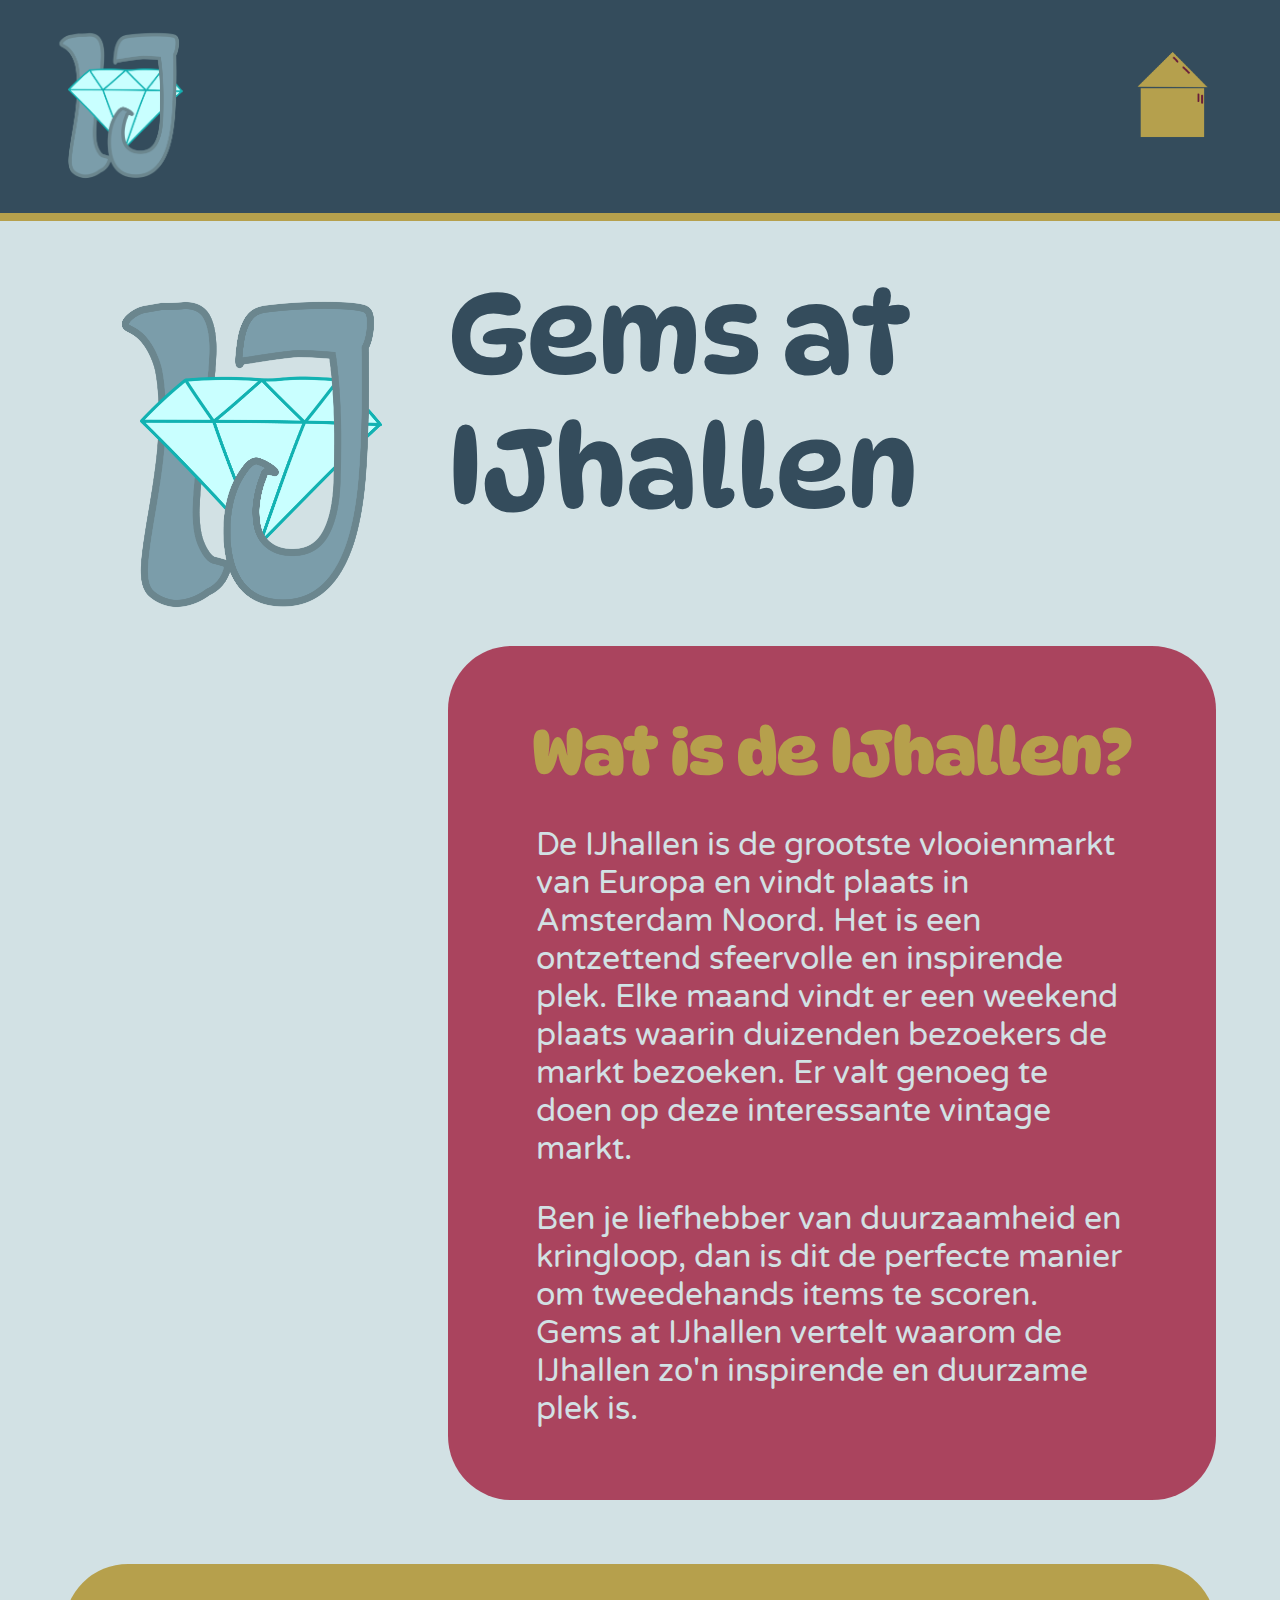
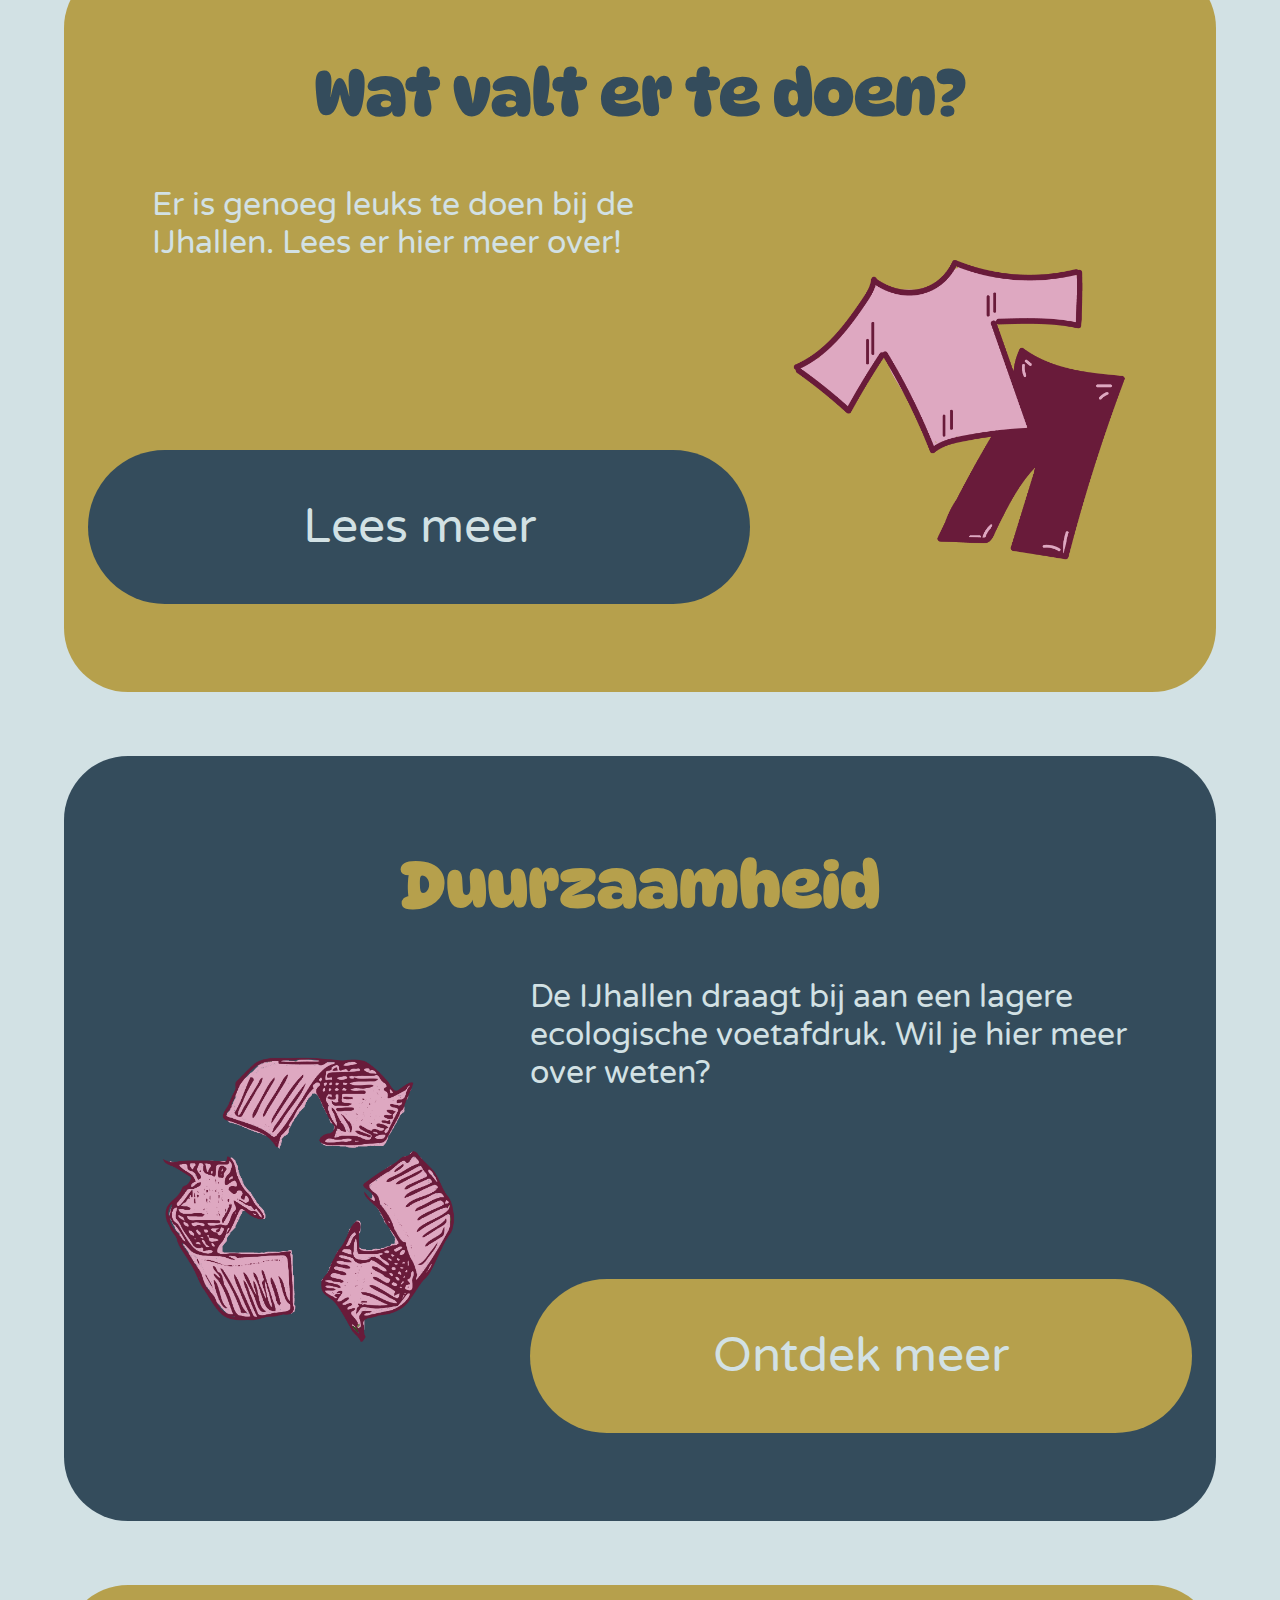
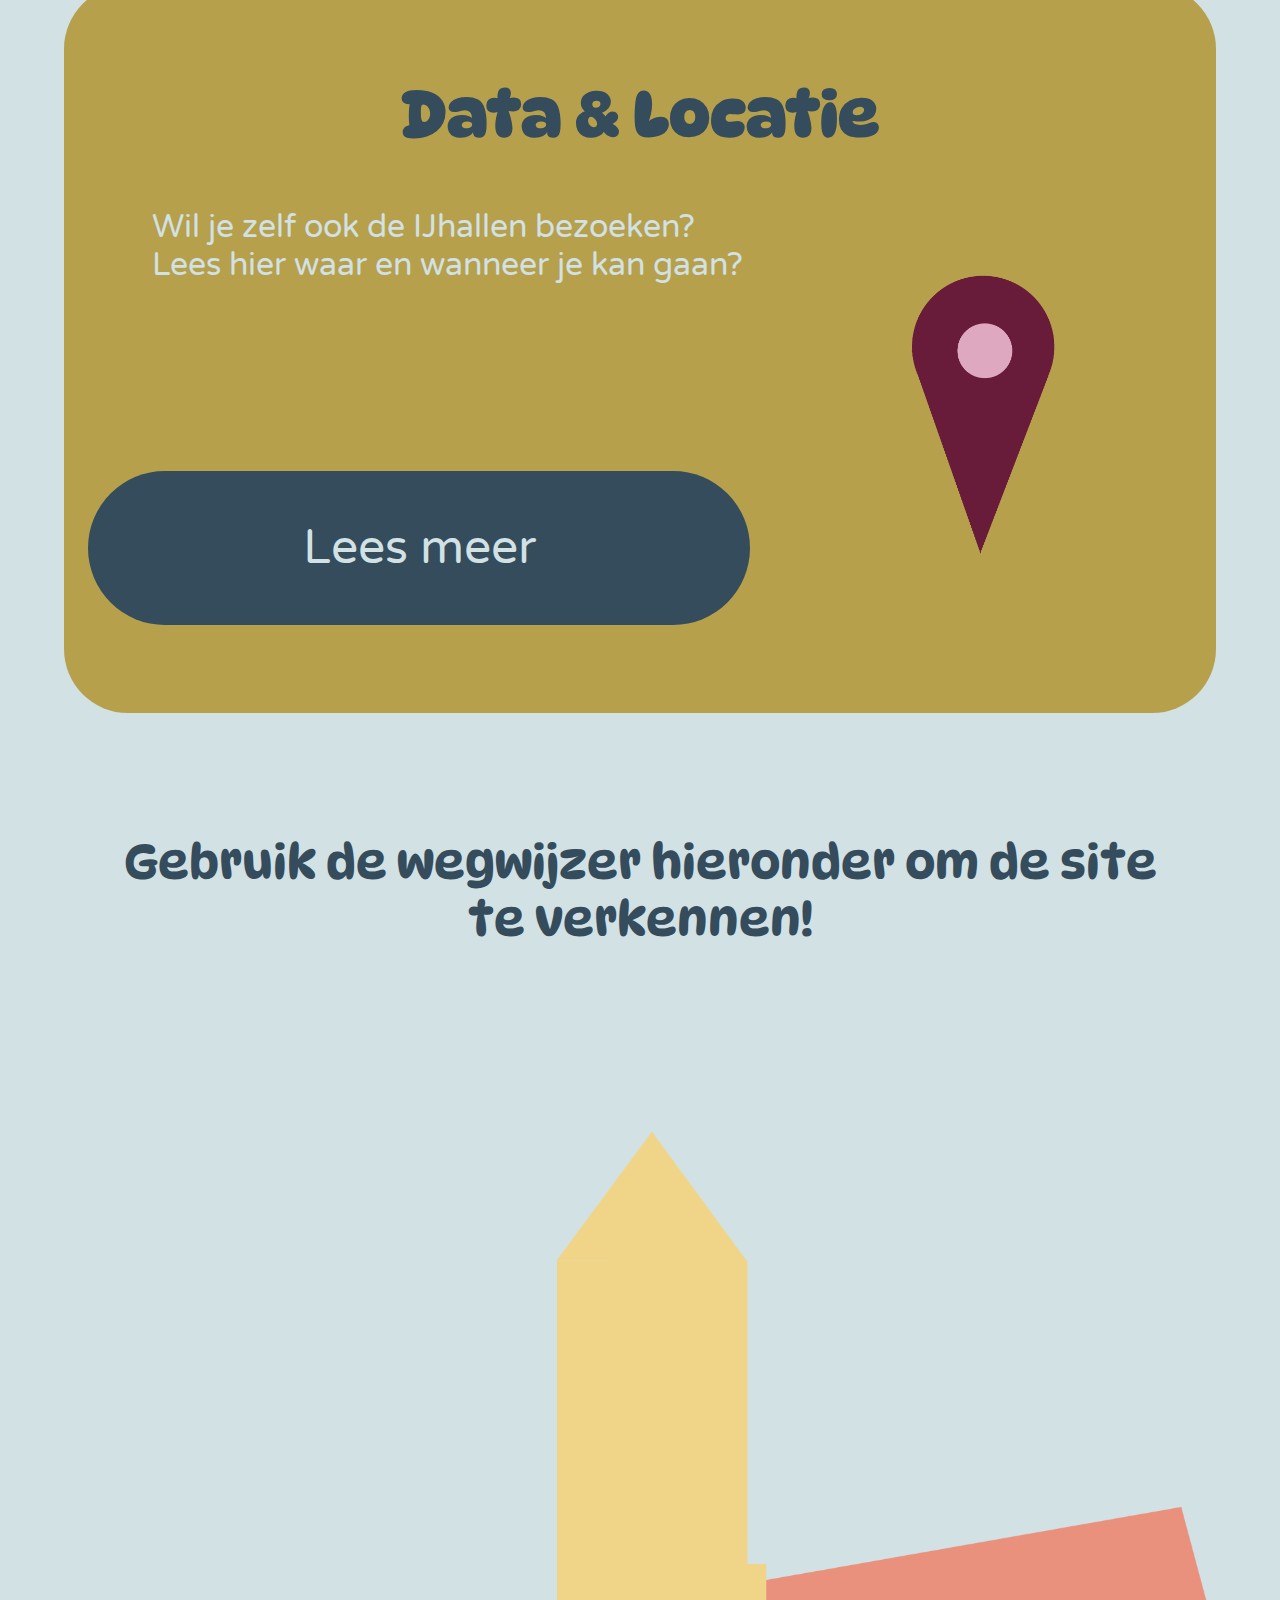
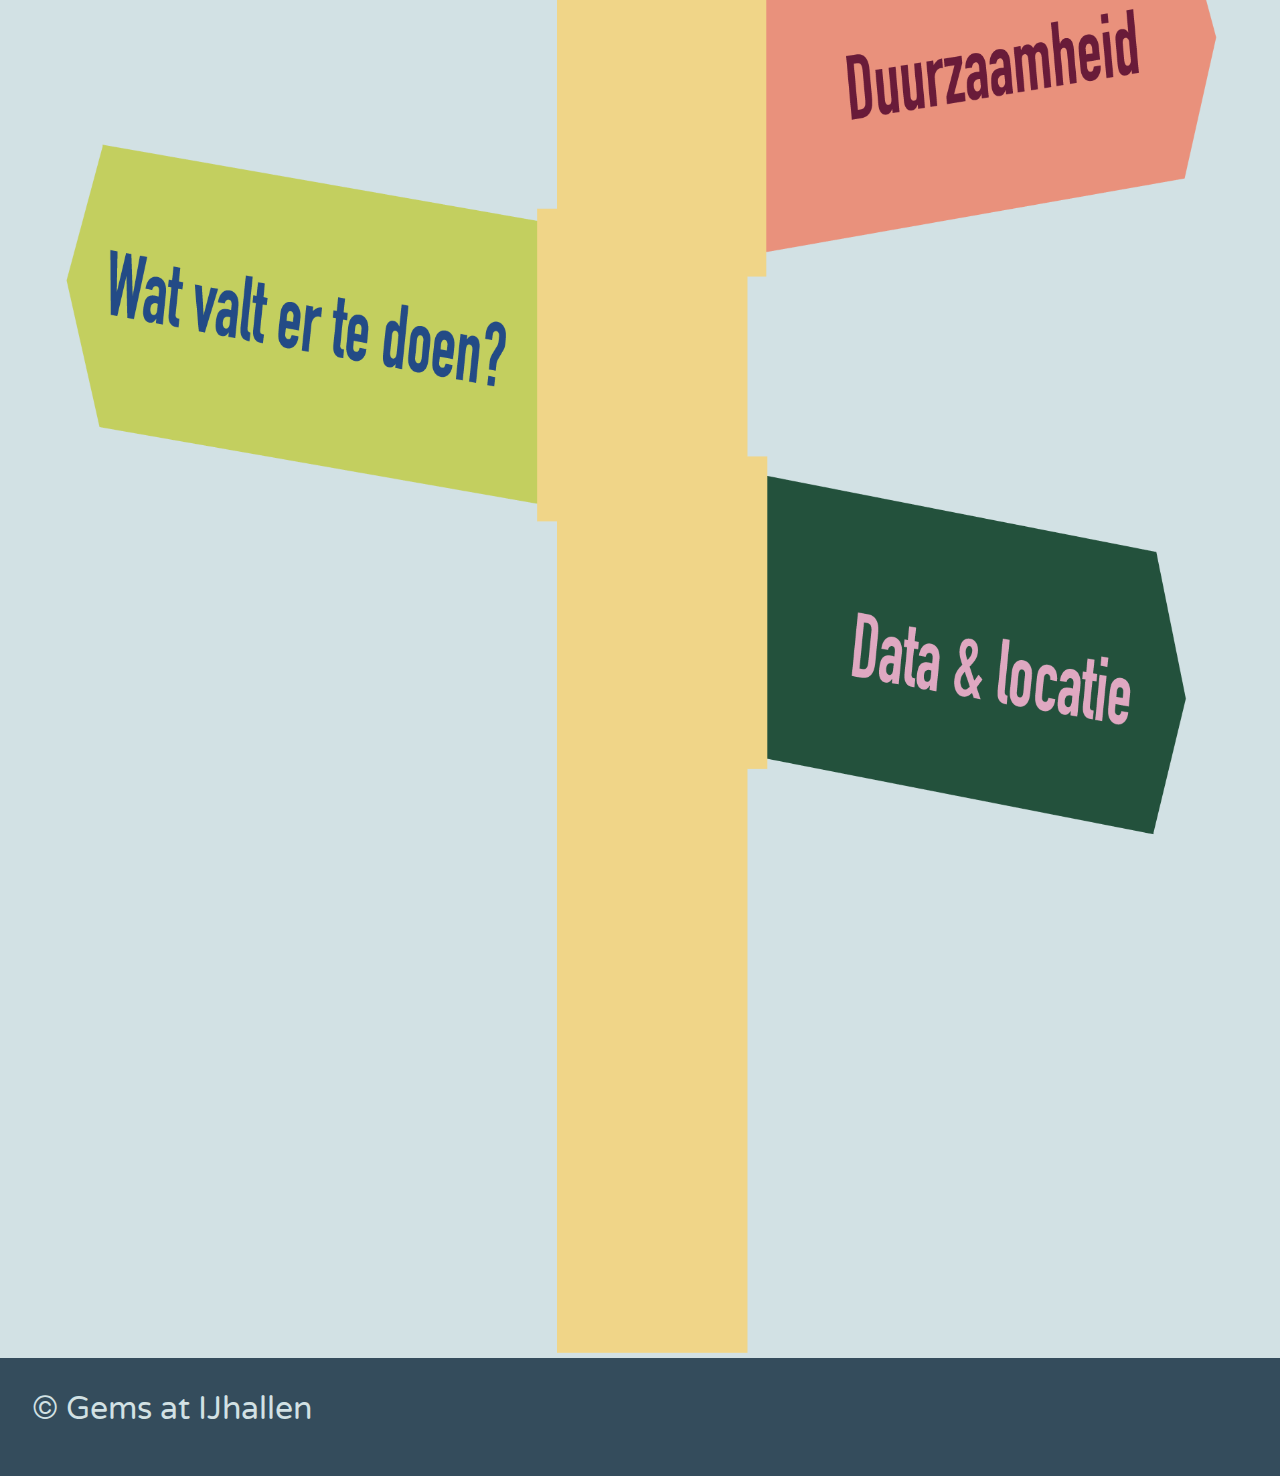
<file: index.html>
<!DOCTYPE html>
<html lang="nl">
<head>
    <meta charset="UTF-8">
    <link rel="stylesheet" href="styles/stylesheet.css">
    <link rel="preconnect" href="https://fonts.googleapis.com">
    <link rel="preconnect" href="https://fonts.gstatic.com" crossorigin>
    <link href="https://fonts.googleapis.com/css2?family=Varela+Round&display=swap" rel="stylesheet">
    <link rel="preconnect" href="https://fonts.googleapis.com">
    <link rel="preconnect" href="https://fonts.gstatic.com" crossorigin>
    <link href="https://fonts.googleapis.com/css2?family=DynaPuff:wght@400..700&family=Source+Sans+3:ital,wght@0,200..900;1,200..900&display=swap" rel="stylesheet">
    <title>Gems at IJhallen - Home</title>
</head>
<body>
    <header>
        <nav>
            <img src="img/IJgemslogo.png" alt="logo">
            <a href="index.html"><img src="img/home.png" alt="home" class="home"></a>
        </nav>
    </header>
    <main>
        
        <img src="img/IJgemslogo.png" alt="logo" class="logo">
        <h1>Gems at IJhallen</h1>

        <section>
            <h2>Wat is de IJhallen?</h2>
			<p>De IJhallen is de grootste vlooienmarkt van Europa en vindt plaats in 
                Amsterdam Noord. Het is een ontzettend sfeervolle en inspirende plek. Elke maand 
                vindt er een weekend plaats waarin duizenden bezoekers de markt bezoeken. Er valt 
                genoeg te doen op deze interessante vintage markt. 
            </p>
            <p> 
                Ben je liefhebber van duurzaamheid en 
                kringloop, dan is dit de perfecte manier om tweedehands items te scoren. Gems at IJhallen 
                vertelt waarom de IJhallen zo'n inspirende en duurzame plek is.
            </p>
		</section>

		<section>
            <h2>Wat valt er te doen?</h2>
            <img src="img/kleding-icoon.png" alt="kleding">
			<p>Er is genoeg leuks te doen bij de IJhallen. Lees er hier meer over!</p>
			<a href="wattedoen.html">Lees meer</a>
		</section>
		<section>
            <h2>Duurzaamheid</h2>
            <img src="img/recycle.png" alt="recycle">
            <p>De IJhallen draagt bij aan een lagere ecologische voetafdruk. Wil je hier meer over weten?</p>
			<a href="duurzaam.html">Ontdek meer</a>
		</section>
        <section>
            <h2>Data & Locatie</h2>
            <img src="img/loctatie.png" alt="locatie">
			<p>Wil je zelf ook de IJhallen bezoeken? Lees hier waar en wanneer je kan gaan?</p>
			<a href="datalocatie.html">Lees meer</a>
		</section>

        <h3>Gebruik de wegwijzer hieronder om de site te verkennen!</h3>

        <div class="container">
            <img src="img/wegwijsbord.png" alt="wegwijsbord" class="img">
            <a href="wattedoen.html" class="button wat-te-doen"></a>
            <a href="duurzaam.html" class="button duurzaamheid"></a>
            <a href="datalocatie.html" class="button data-locatie"></a>
        </div>
    </main>

    <footer>
        <p>© Gems at IJhallen</p>
    </footer>    
</body>
</html>
</file>
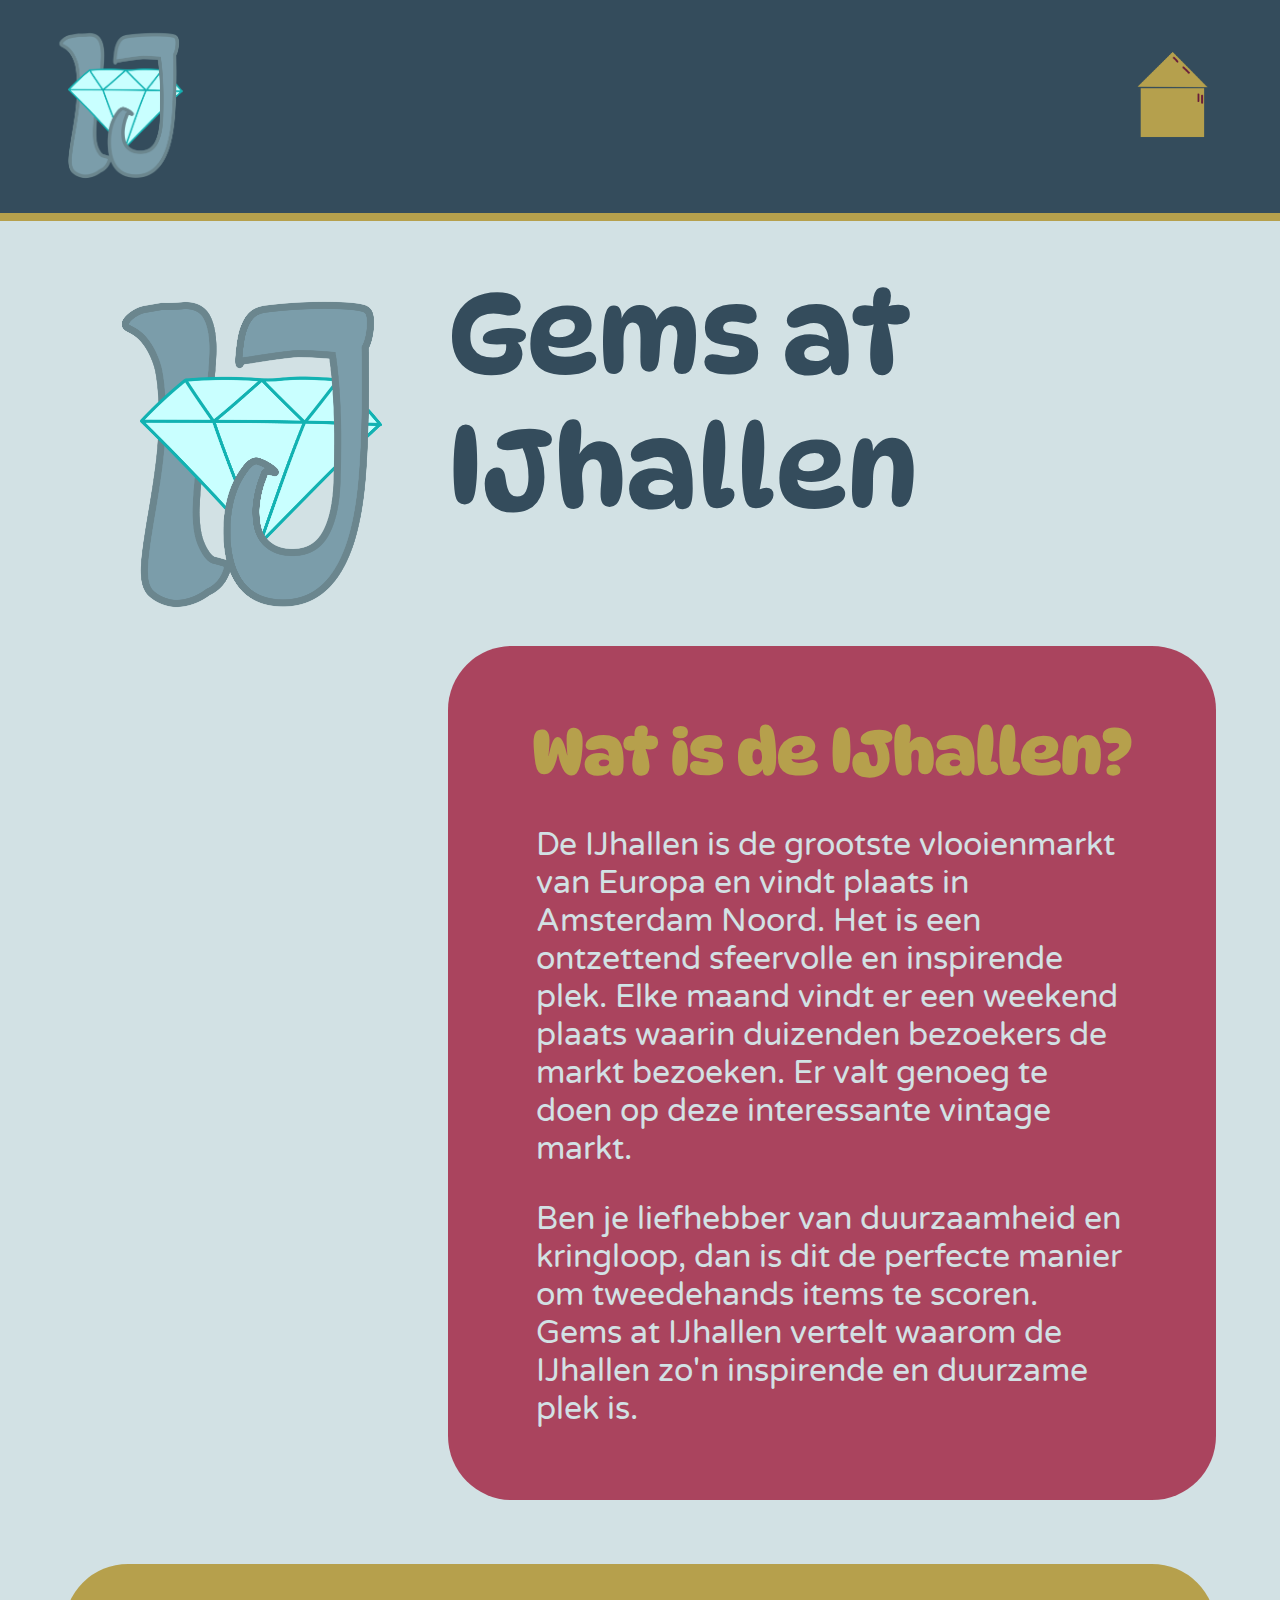
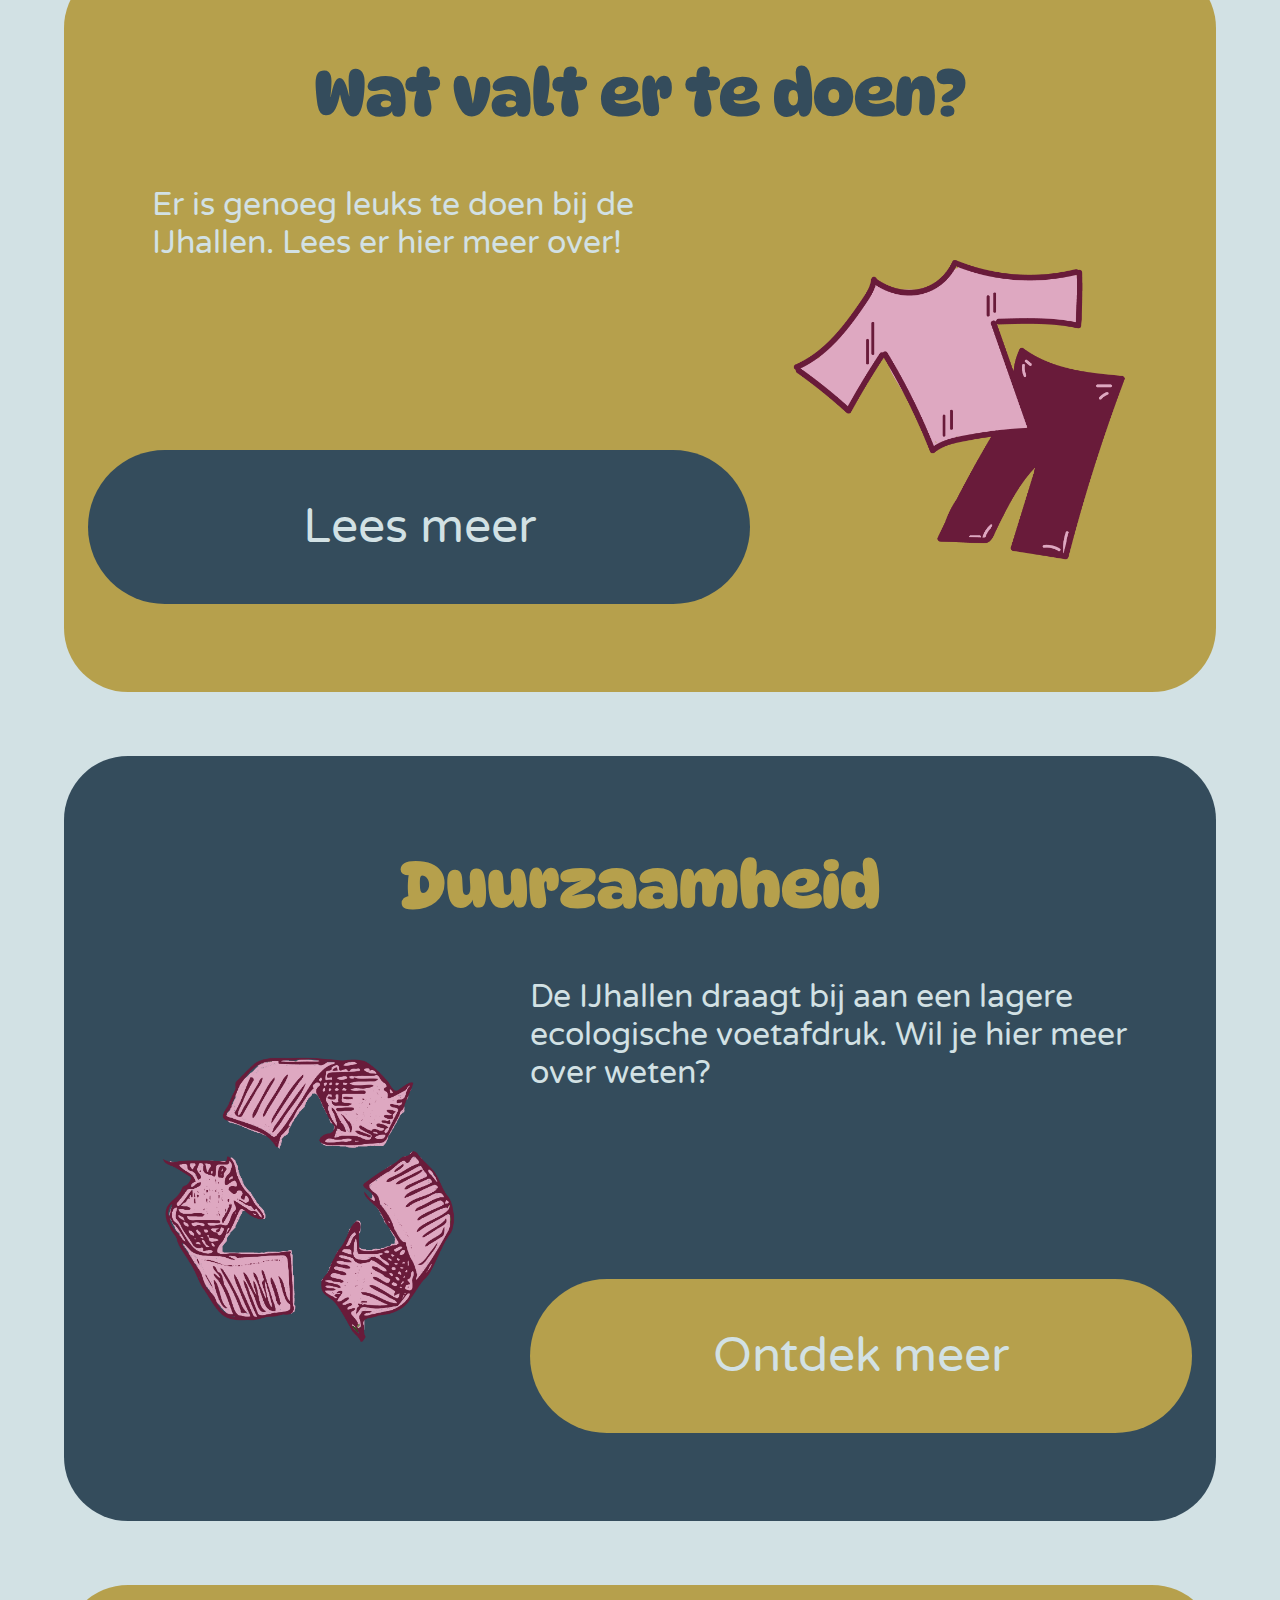
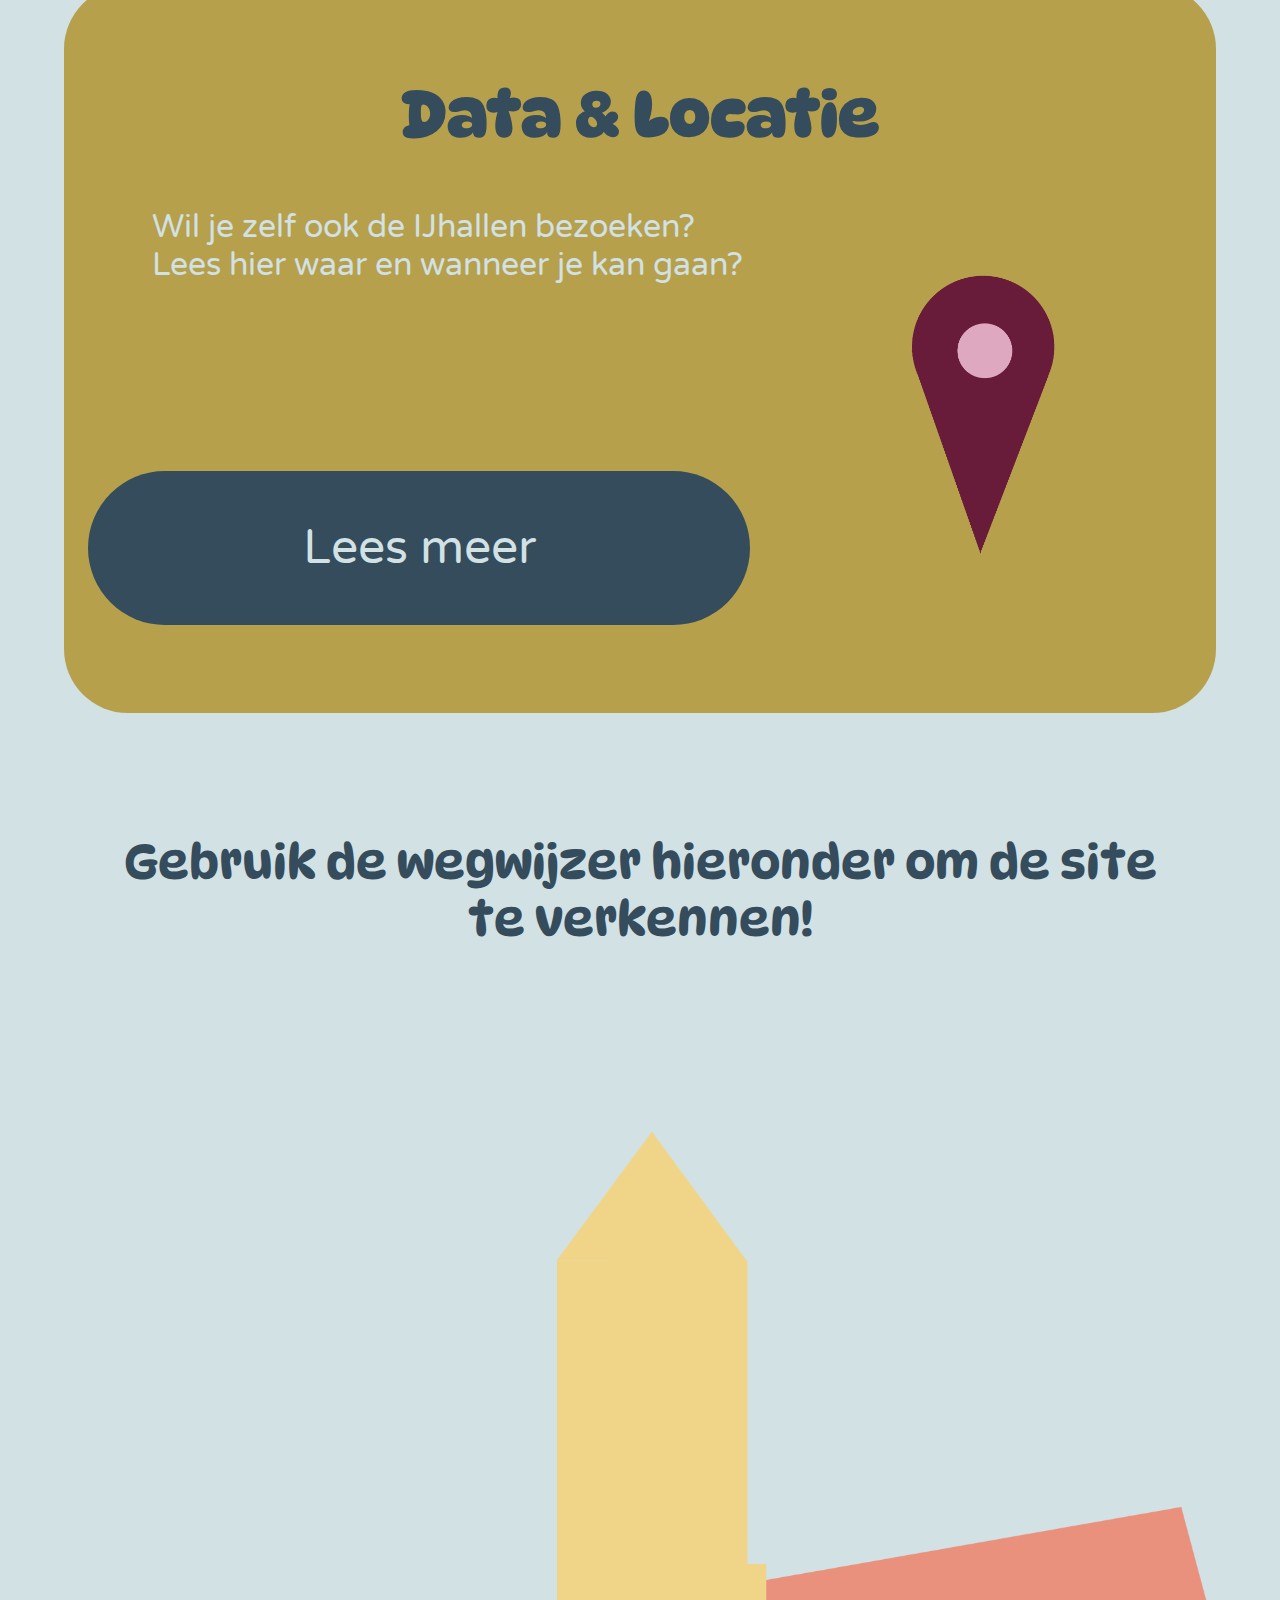
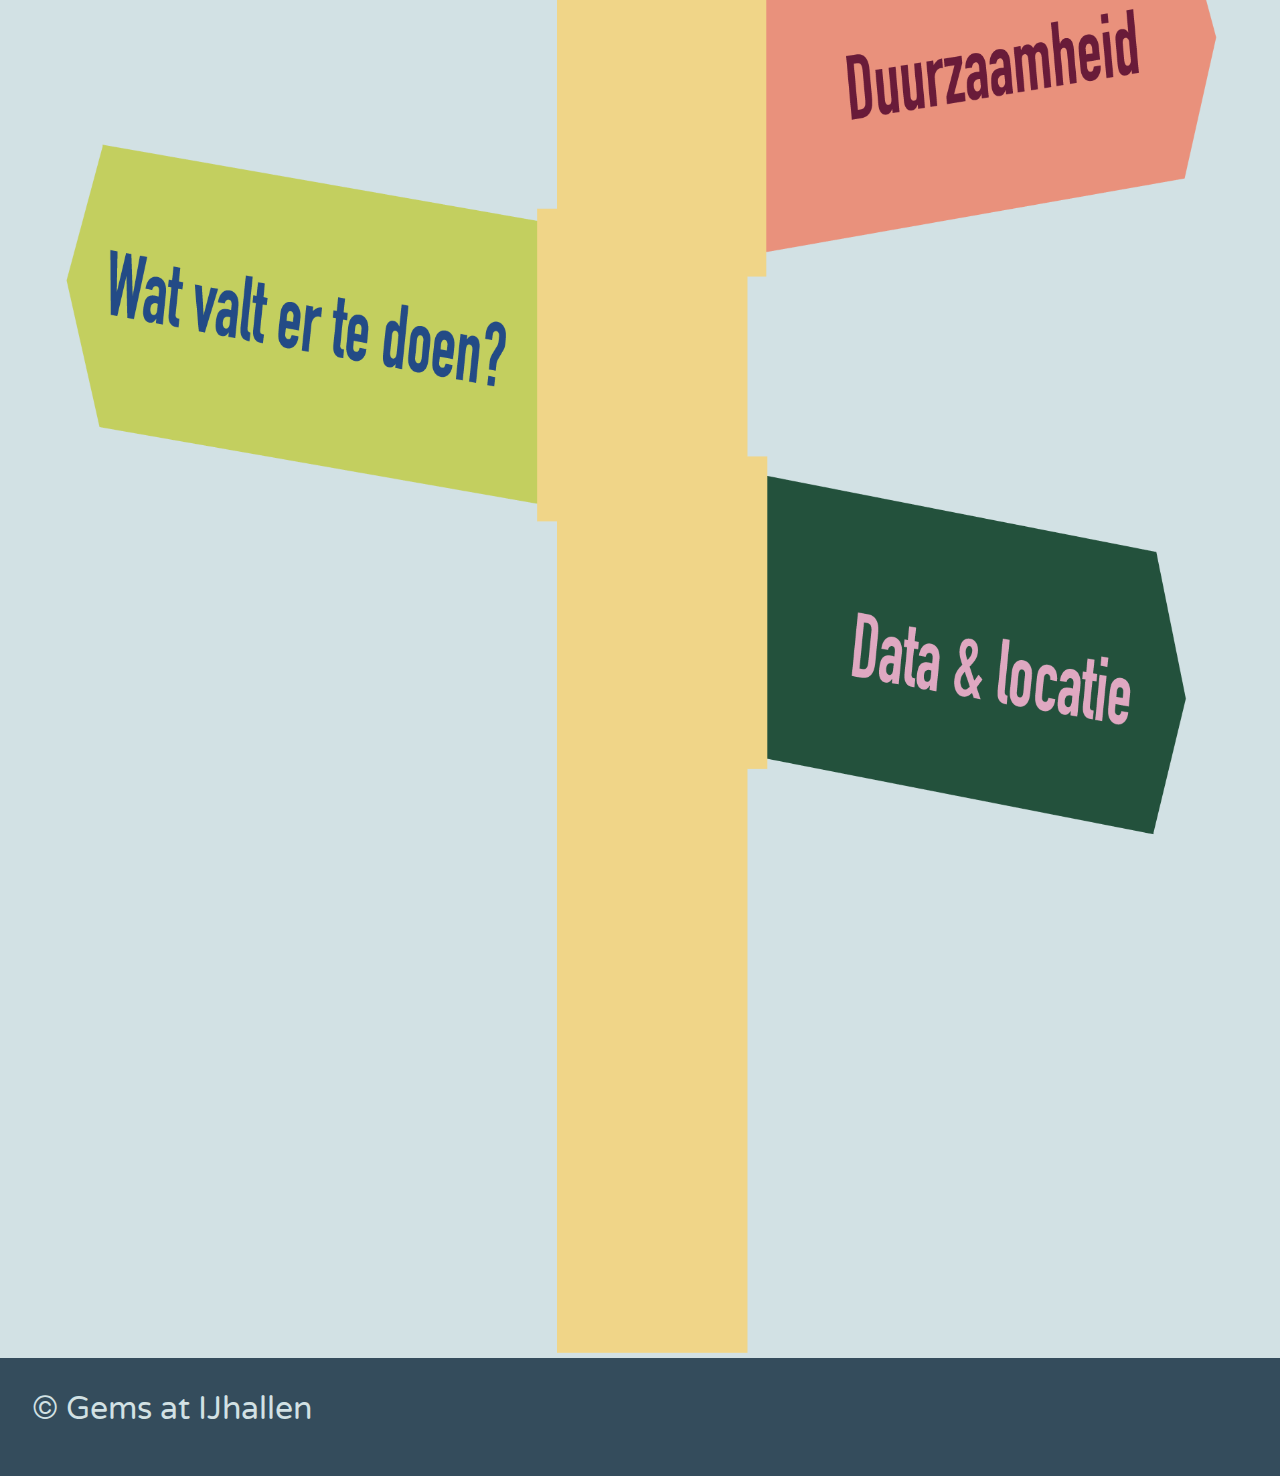
<file: project_ind1_sharena_her/index.html>
<!DOCTYPE html>
<html lang="nl">
<head>
    <meta charset="UTF-8">
    <link rel="stylesheet" href="styles/stylesheet.css">
    <link rel="preconnect" href="https://fonts.googleapis.com">
    <link rel="preconnect" href="https://fonts.gstatic.com" crossorigin>
    <link href="https://fonts.googleapis.com/css2?family=Varela+Round&display=swap" rel="stylesheet">
    <link rel="preconnect" href="https://fonts.googleapis.com">
    <link rel="preconnect" href="https://fonts.gstatic.com" crossorigin>
    <link href="https://fonts.googleapis.com/css2?family=DynaPuff:wght@400..700&family=Source+Sans+3:ital,wght@0,200..900;1,200..900&display=swap" rel="stylesheet">
    <title>Gems at IJhallen - Home</title>
</head>
<body>
    <header>
        <nav>
            <img src="img/IJgemslogo.png" alt="logo">
            <a href="/project_ind1_sharena_her/index.html"><img src="img/home.png" alt="home" class="home"></a>
        </nav>
    </header>
    <main>
        
        <img src="img/IJgemslogo.png" alt="logo" class="logo">
        <h1>Gems at IJhallen</h1>

        <section>
            <h2>Wat is de IJhallen?</h2>
			<p>De IJhallen is de grootste vlooienmarkt van Europa en vindt plaats in 
                Amsterdam Noord. Het is een ontzettend sfeervolle en inspirende plek. Elke maand 
                vindt er een weekend plaats waarin duizenden bezoekers de markt bezoeken. Er valt 
                genoeg te doen op deze interessante vintage markt. 
            </p>
            <p> 
                Ben je liefhebber van duurzaamheid en 
                kringloop, dan is dit de perfecte manier om tweedehands items te scoren. Gems at IJhallen 
                vertelt waarom de IJhallen zo'n inspirende en duurzame plek is.
            </p>
		</section>

		<section>
            <h2>Wat valt er te doen?</h2>
            <img src="img/kleding-icoon.png" alt="kleding">
			<p>Er is genoeg leuks te doen bij de IJhallen. Lees er hier meer over!</p>
			<a href="/project_ind1_sharena_her/wattedoen.html">Lees meer</a>
		</section>
		<section>
            <h2>Duurzaamheid</h2>
            <img src="img/recycle.png" alt="recycle">
            <p>De IJhallen draagt bij aan een lagere ecologische voetafdruk. Wil je hier meer over weten?</p>
			<a href="/project_ind1_sharena_her/duurzaam.html">Ontdek meer</a>
		</section>
        <section>
            <h2>Data & Locatie</h2>
            <img src="img/loctatie.png" alt="locatie">
			<p>Wil je zelf ook de IJhallen bezoeken? Lees hier waar en wanneer je kan gaan?</p>
			<a href="/project_ind1_sharena_her/datalocatie.html">Lees meer</a>
		</section>

        <h3>Gebruik de wegwijzer hieronder om de site te verkennen!</h3>

        <div class="container">
            <img src="img/wegwijsbord.png" alt="wegwijsbord" class="img">
            <a href="wattedoen.html" class="button wat-te-doen"></a>
            <a href="duurzaam.html" class="button duurzaamheid"></a>
            <a href="datalocatie.html" class="button data-locatie"></a>
        </div>
    </main>

    <footer>
        <p>© Gems at IJhallen</p>
    </footer>    
</body>
</html>
</file>
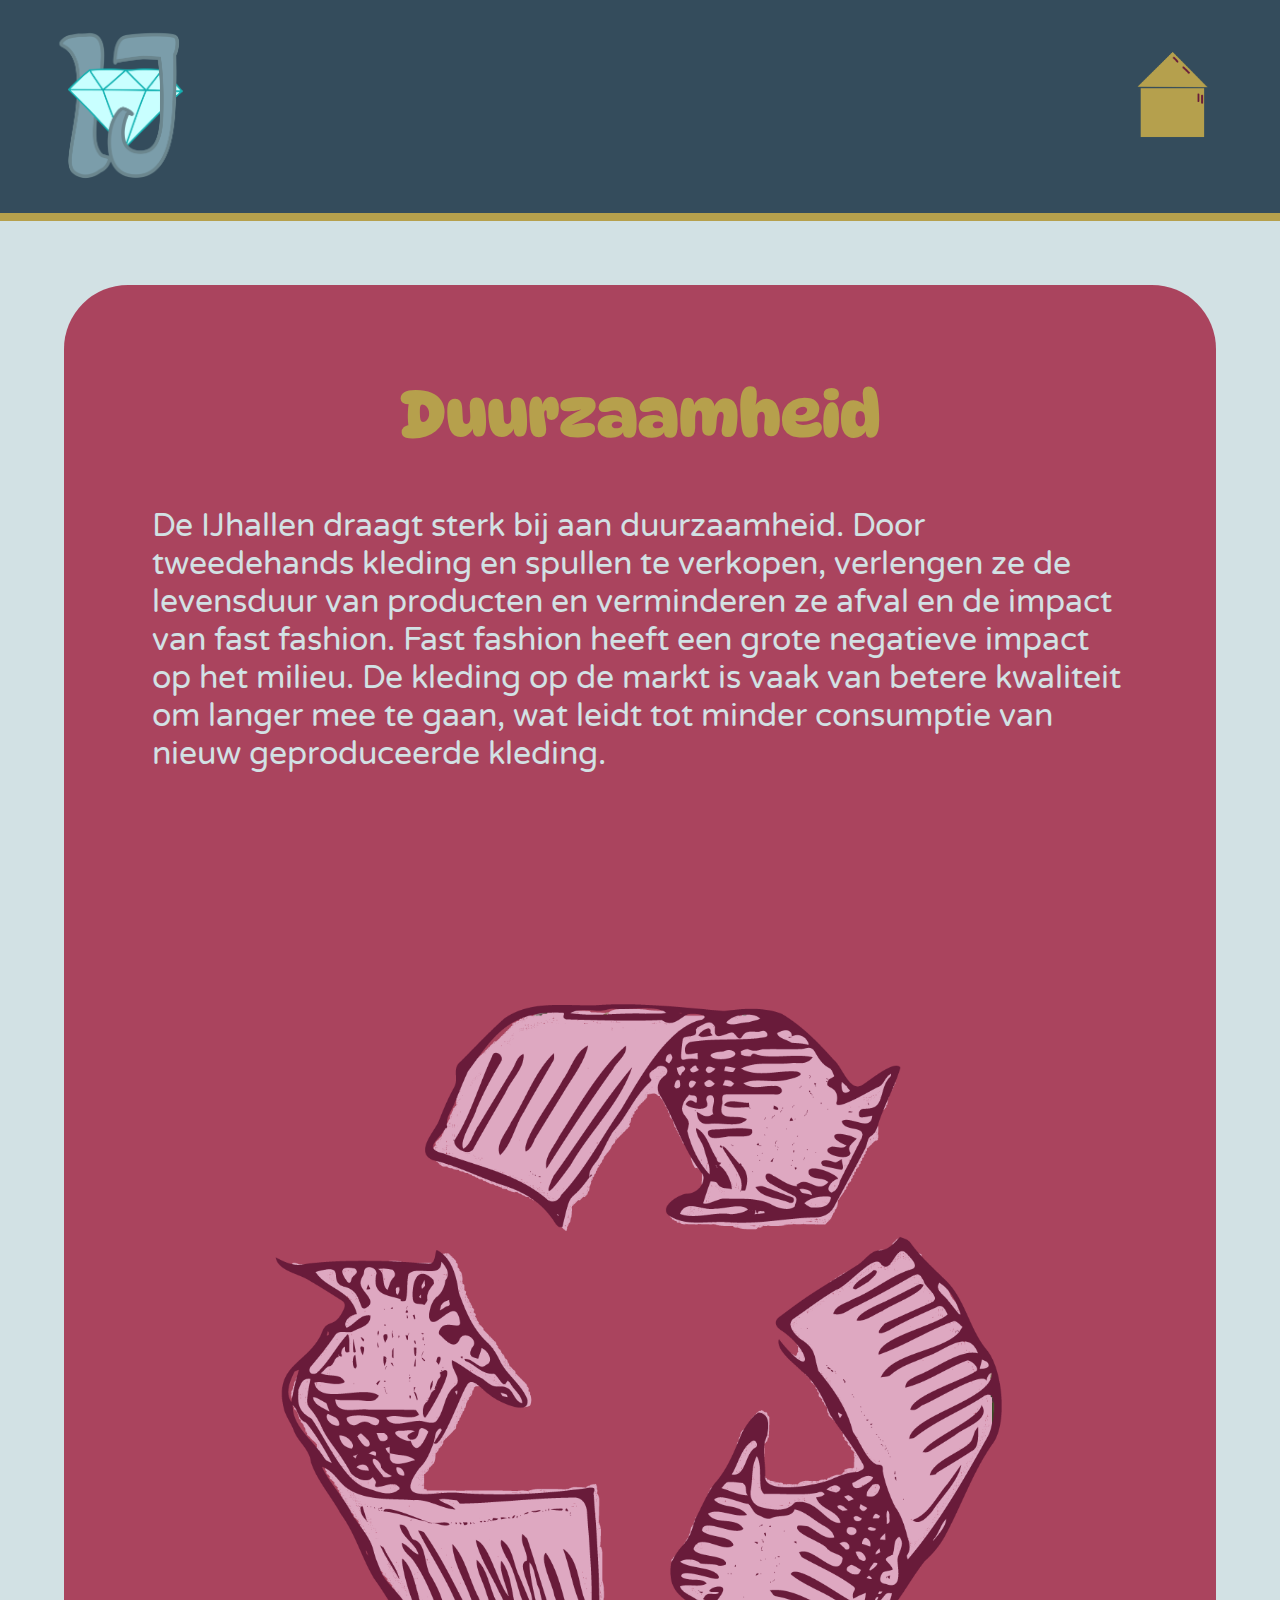
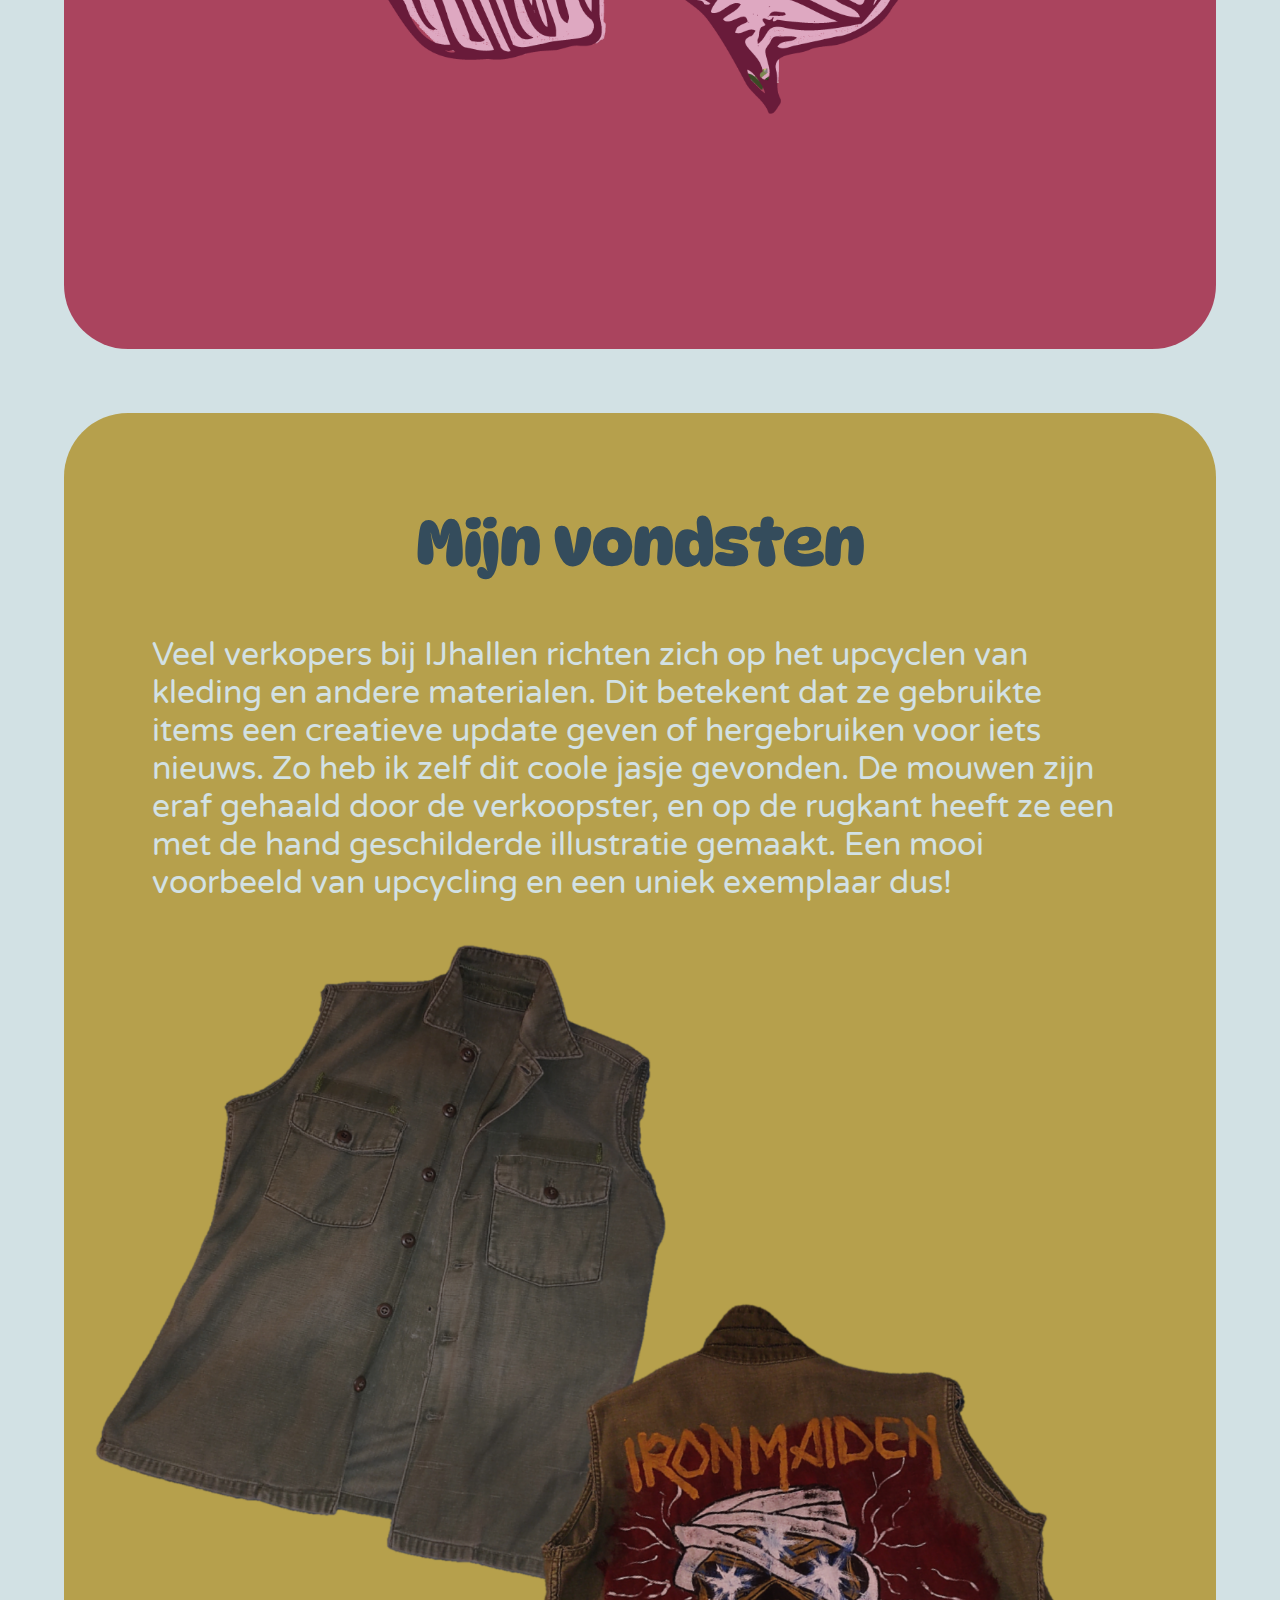
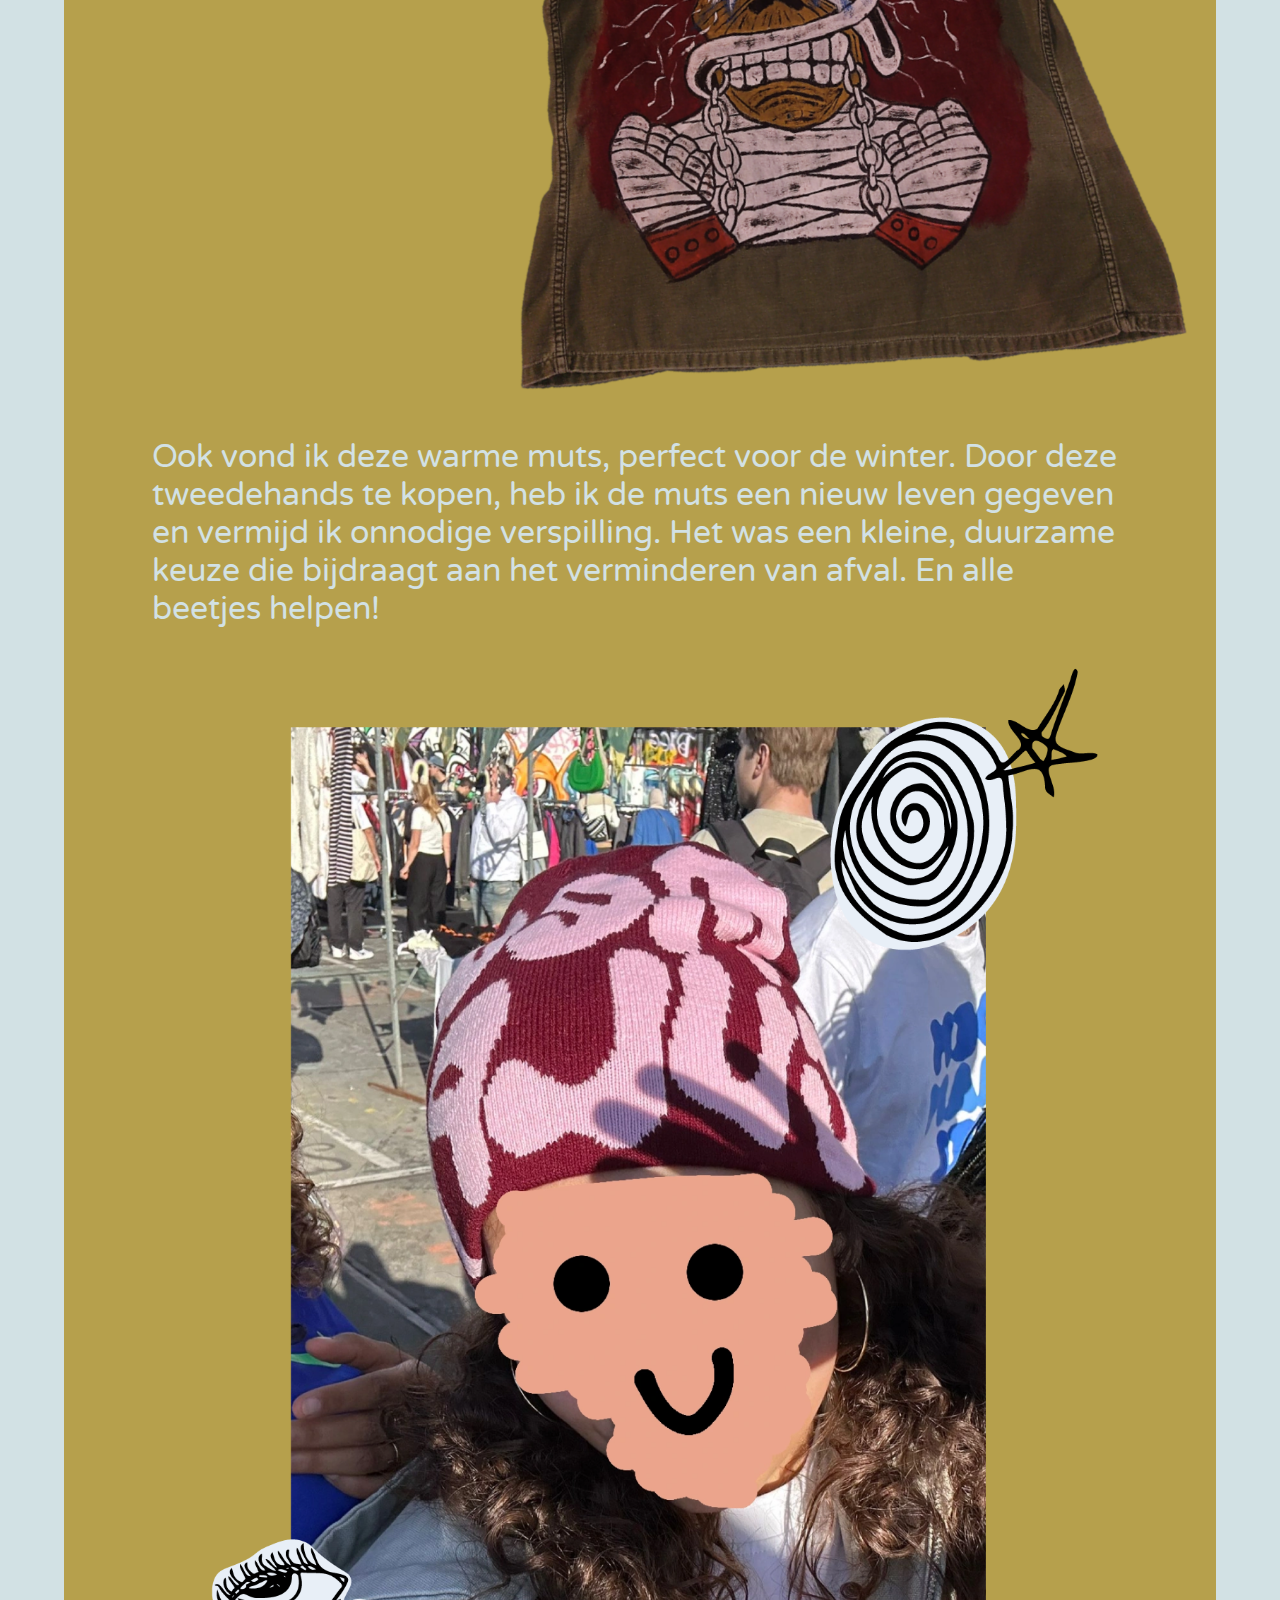
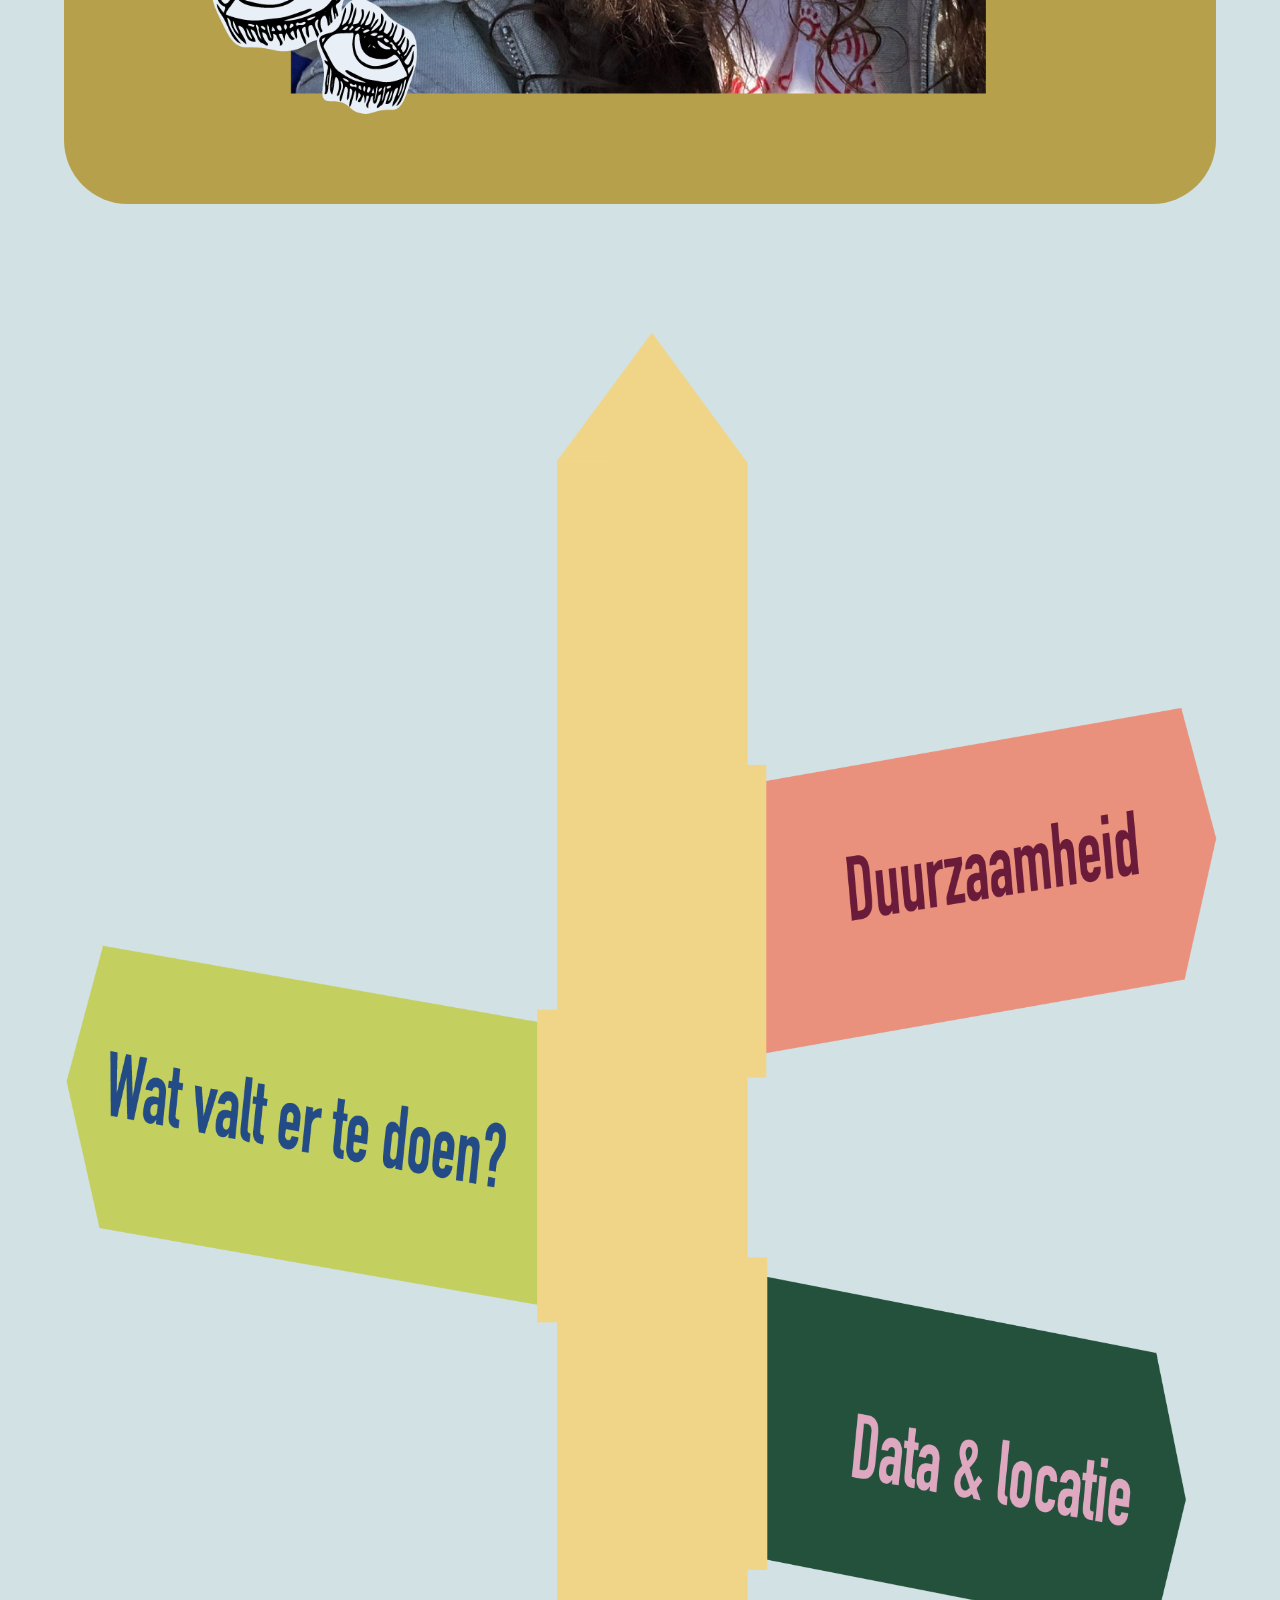
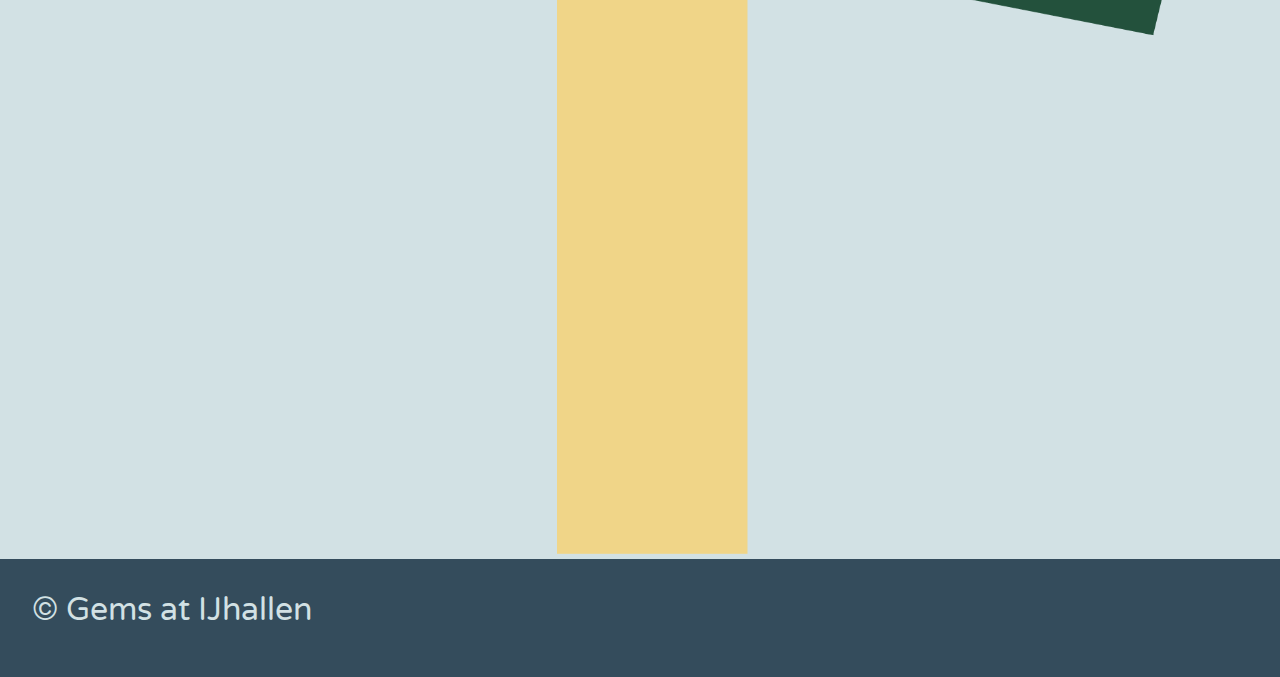
<file: duurzaam.html>
<!DOCTYPE html>
<html lang="nl">
<head>
    <meta charset="UTF-8">
    <link rel="stylesheet" href="styles/stylesheet.css">
    <link rel="preconnect" href="https://fonts.googleapis.com">
    <link rel="preconnect" href="https://fonts.gstatic.com" crossorigin>
    <link href="https://fonts.googleapis.com/css2?family=Varela+Round&display=swap" rel="stylesheet">
    <link rel="preconnect" href="https://fonts.googleapis.com">
    <link rel="preconnect" href="https://fonts.gstatic.com" crossorigin>
    <link href="https://fonts.googleapis.com/css2?family=DynaPuff:wght@400..700&family=Source+Sans+3:ital,wght@0,200..900;1,200..900&display=swap" rel="stylesheet">
    <title>Gems at IJhallen - Duurzaamheid</title>
</head>

<body>
    <header>
        <nav>
            <img src="img/IJgemslogo.png" alt="logo">
            <a href="index.html"><img src="img/home.png" alt="home" class="home"></a>
        </nav>
    </header>
    <main>
        <section>
        <h2>Duurzaamheid</h2>
        <p>
            De IJhallen draagt sterk bij aan duurzaamheid. Door tweedehands kleding en spullen te verkopen, verlengen
            ze de levensduur van producten en verminderen ze afval en de impact van fast fashion. Fast fashion heeft een grote 
            negatieve impact op het milieu. De kleding op de markt is vaak van betere kwaliteit om langer mee te gaan, wat leidt 
            tot minder consumptie van nieuw geproduceerde kleding.
        </p>
        <img src="img/recycle.png" alt="recycle" class="img">
        </section>

        <section>
        <h2>Mijn vondsten</h2>
        <p>
            Veel verkopers bij IJhallen richten zich op het upcyclen van kleding en andere materialen. Dit betekent 
            dat ze gebruikte items een creatieve update geven of hergebruiken voor iets nieuws. Zo heb ik zelf dit 
            coole jasje gevonden. De mouwen zijn eraf gehaald door de verkoopster, en op de rugkant heeft ze een met 
            de hand geschilderde illustratie gemaakt. Een mooi voorbeeld van upcycling en een uniek exemplaar dus!
        </p>
        <img src="img/jasje.png" alt="jasje" class="img">
        
        <p>
            Ook vond ik deze warme muts, perfect voor de winter. Door deze tweedehands te kopen, heb ik de muts een 
            nieuw leven gegeven en vermijd ik onnodige verspilling. Het was een kleine, duurzame keuze die bijdraagt 
            aan het verminderen van afval. En alle beetjes helpen!
        </p>

        <img src="img/muts.png" alt="muts" class="img">
        </section>

        <div class="container">
            <img src="img/wegwijsbord.png" alt="wegwijsbord" class="img">
            <a href="wattedoen.html" class="button wat-te-doen"></a>
            <a href="duurzaam.html" class="button duurzaamheid"></a>
            <a href="datalocatie.html" class="button data-locatie"></a>
        </div>
    </main>
    <footer>
        <p>© Gems at IJhallen</p>
    </footer> 
</body>
</html>
</file>
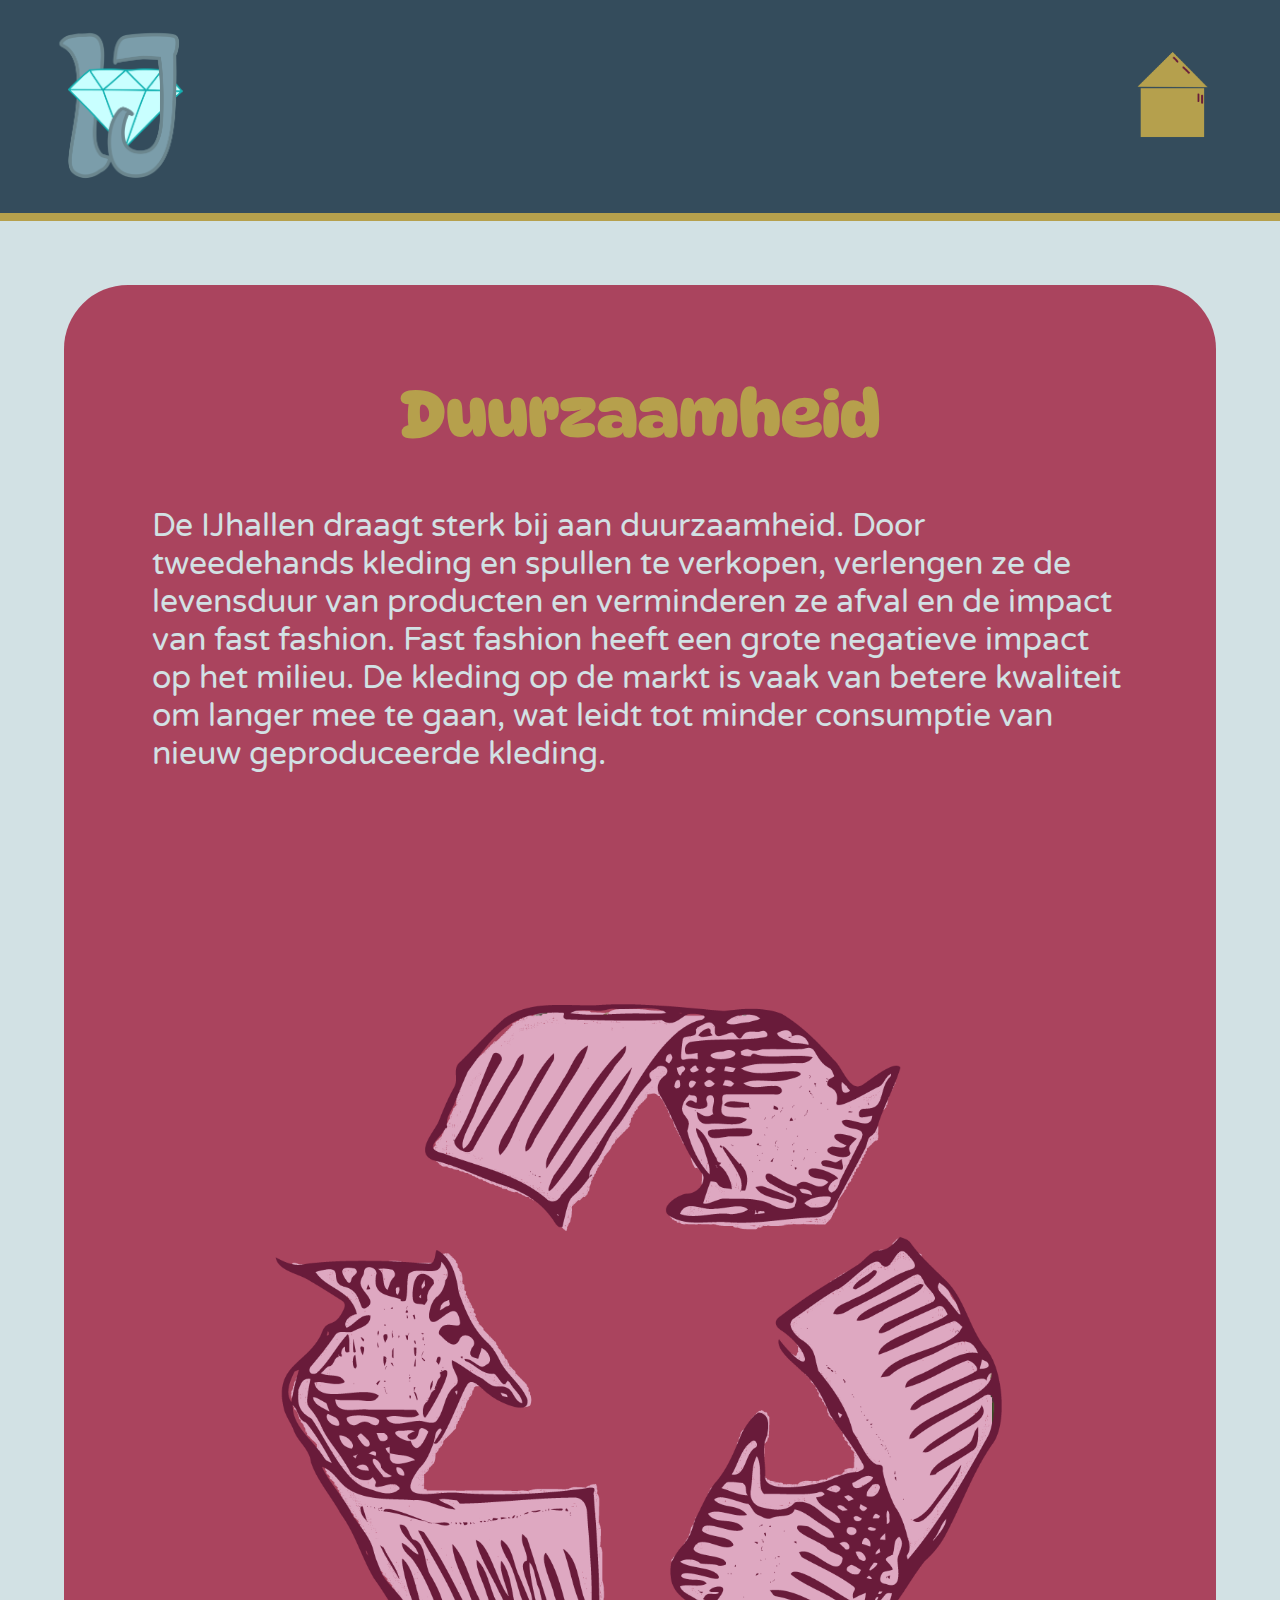
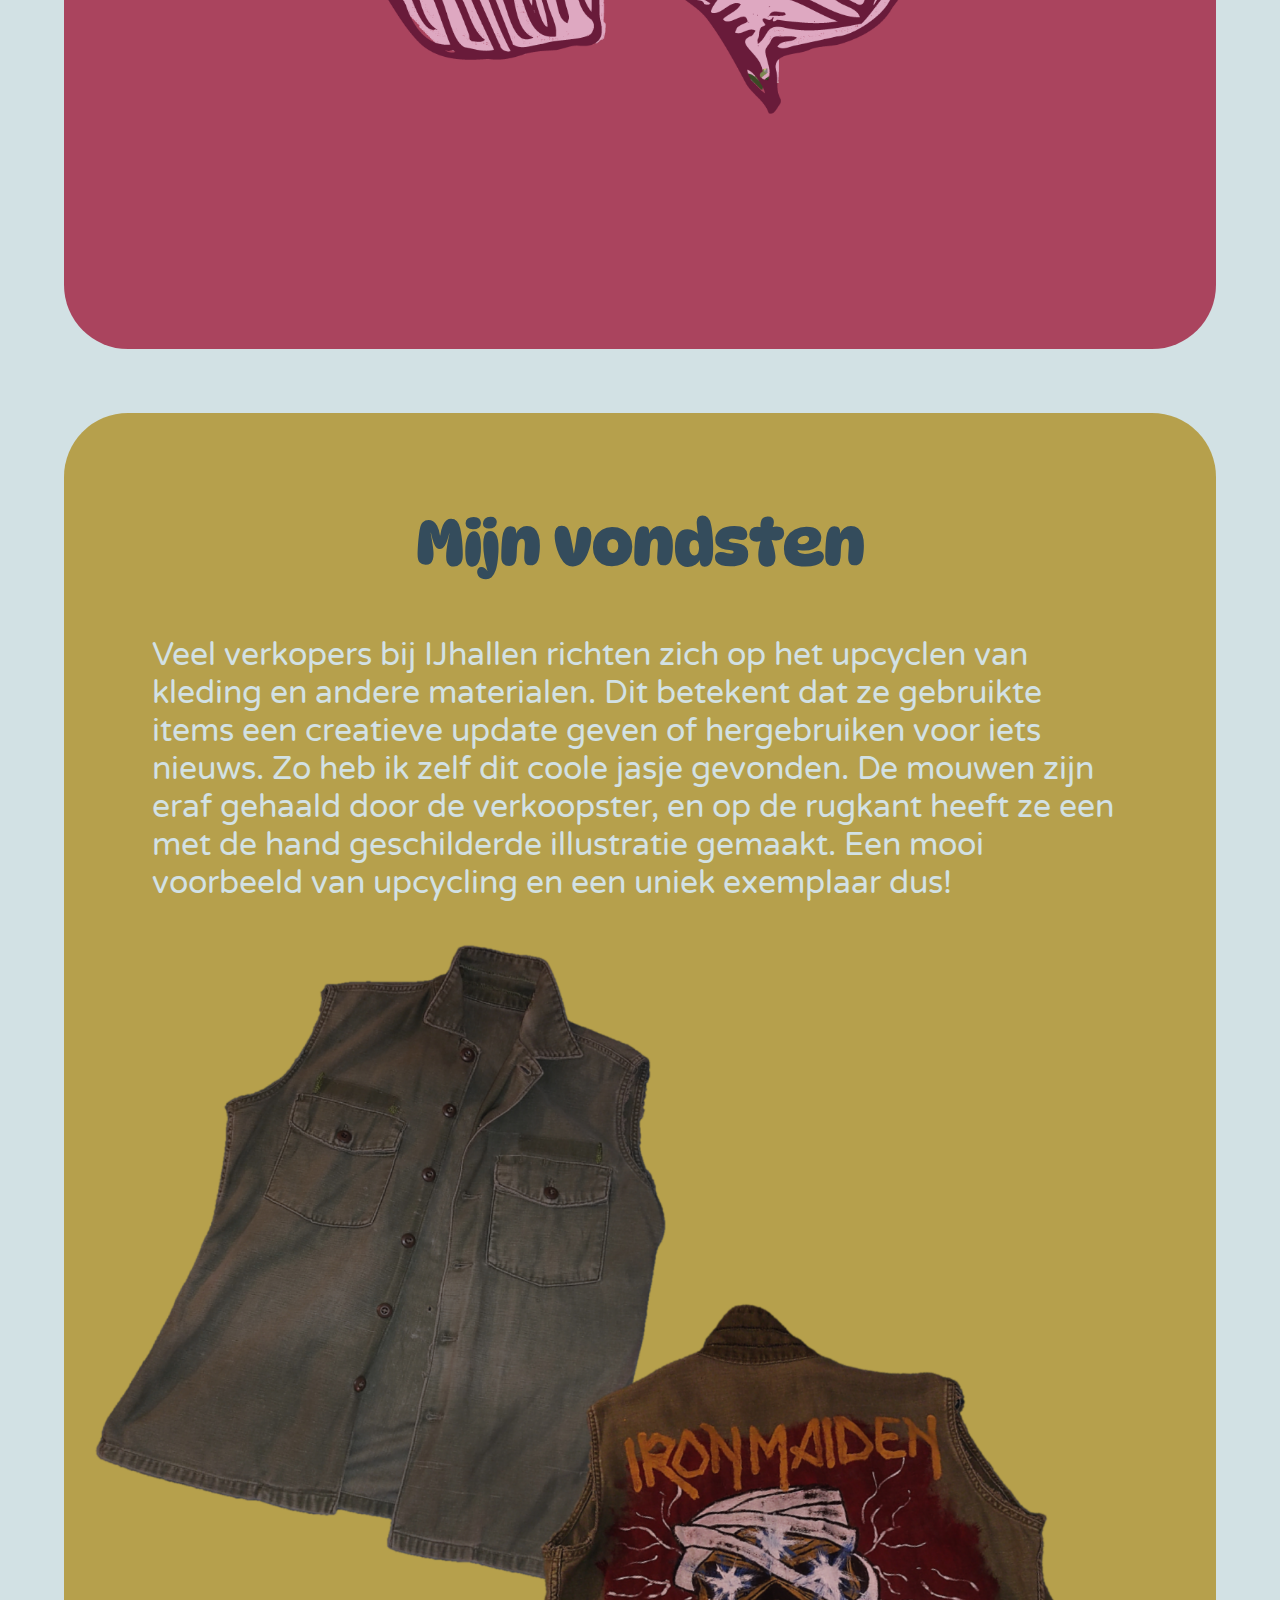
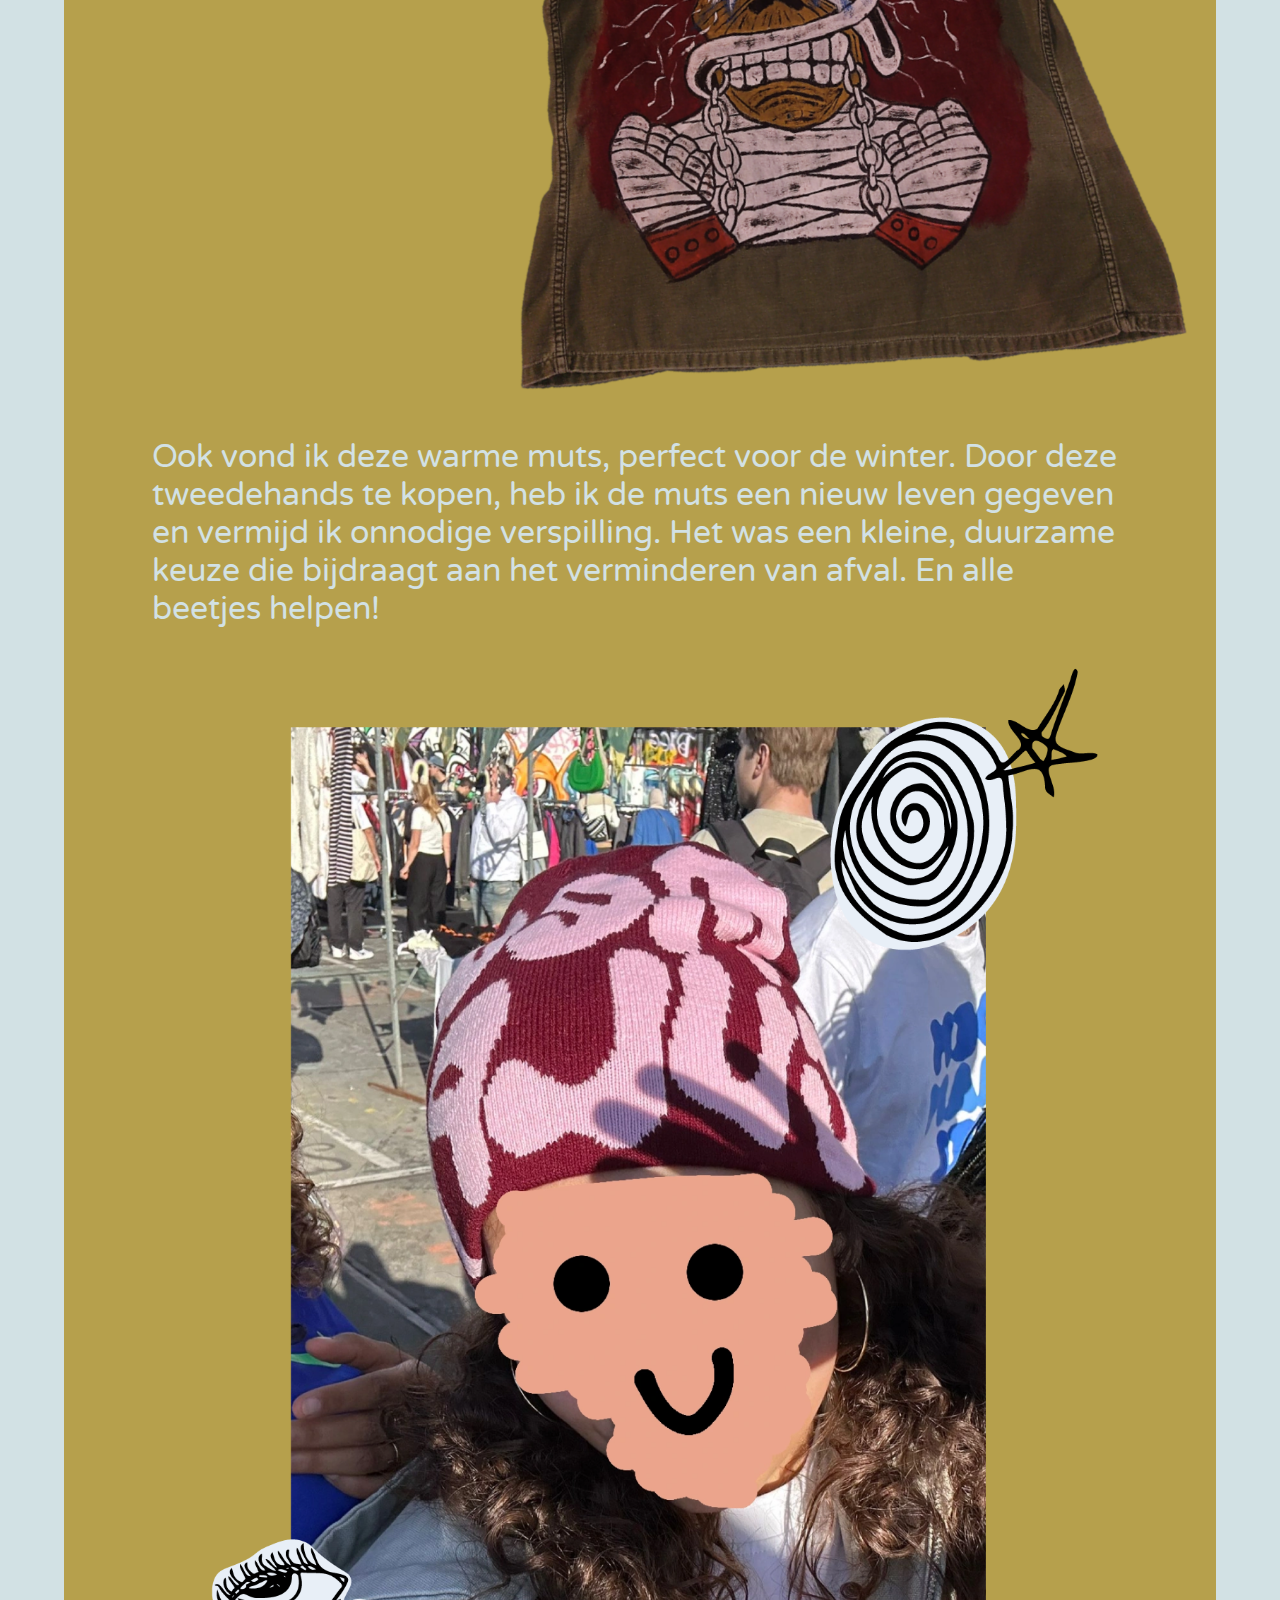
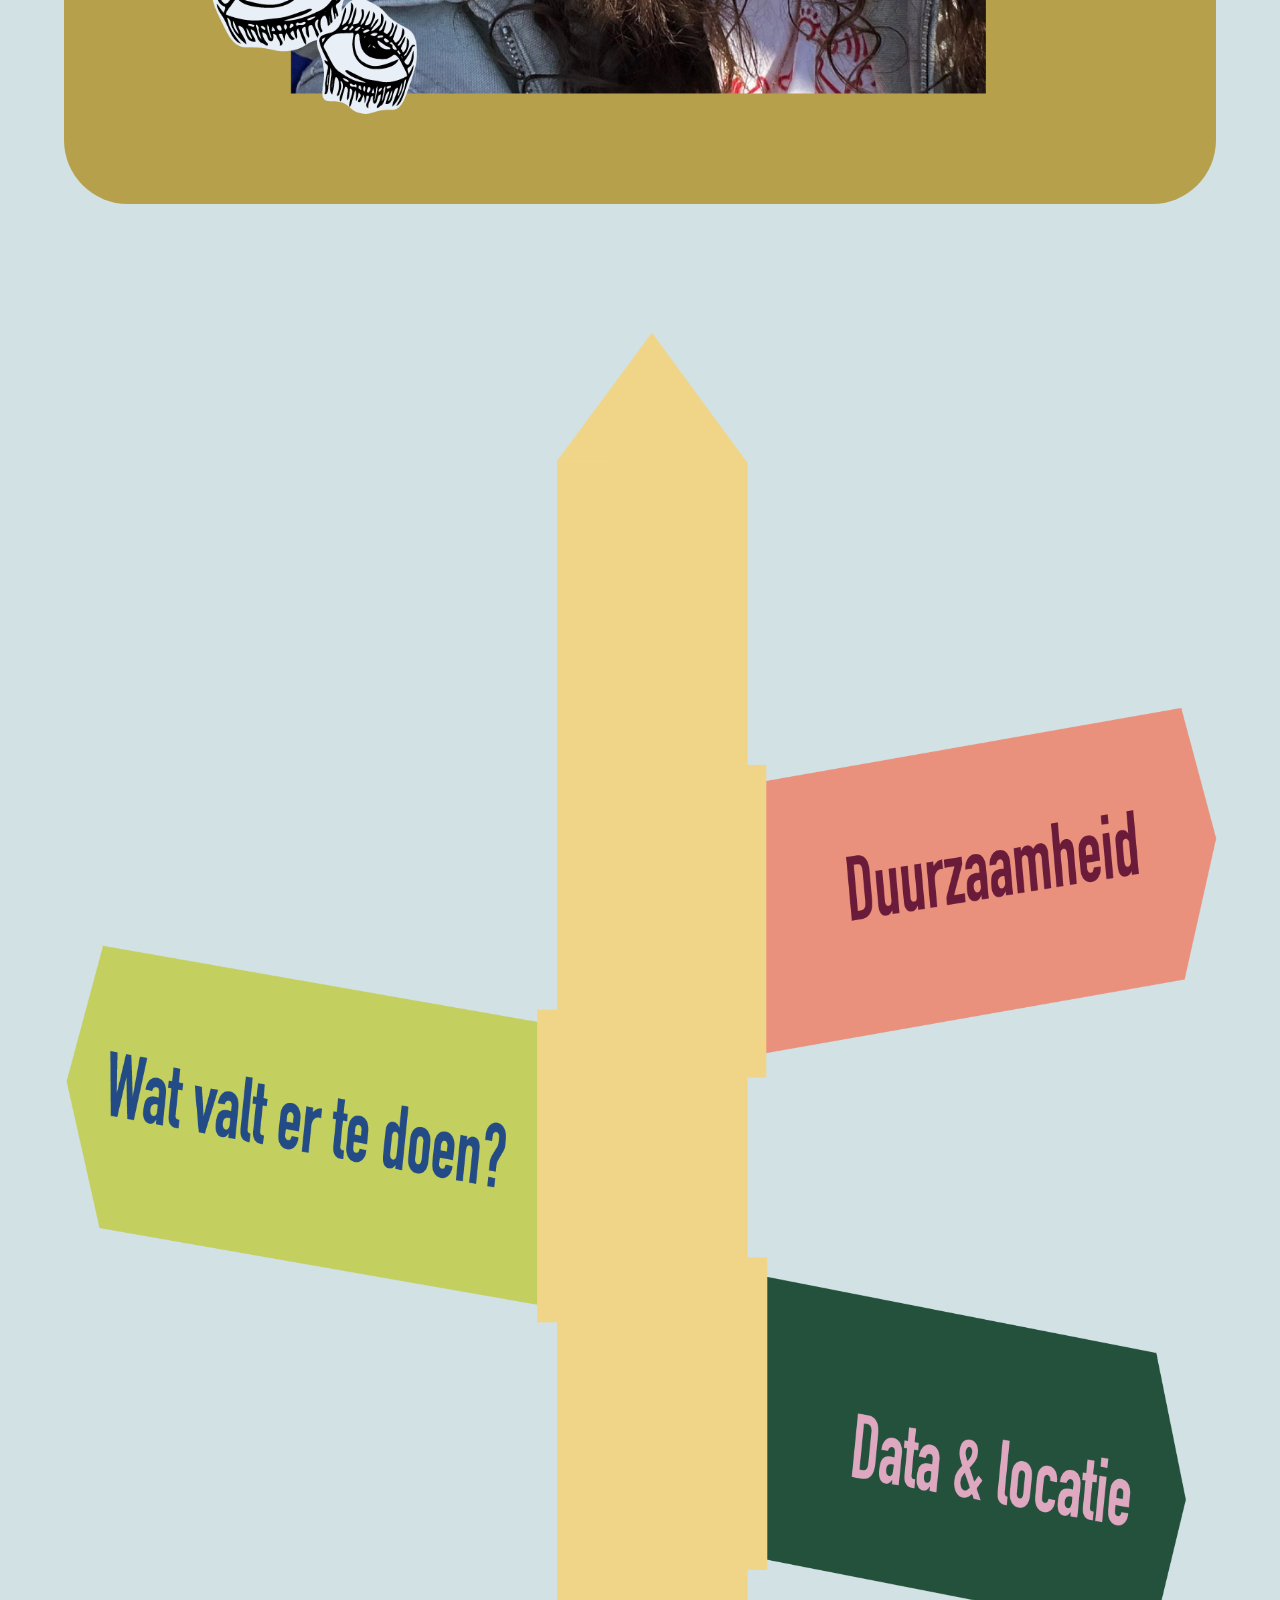
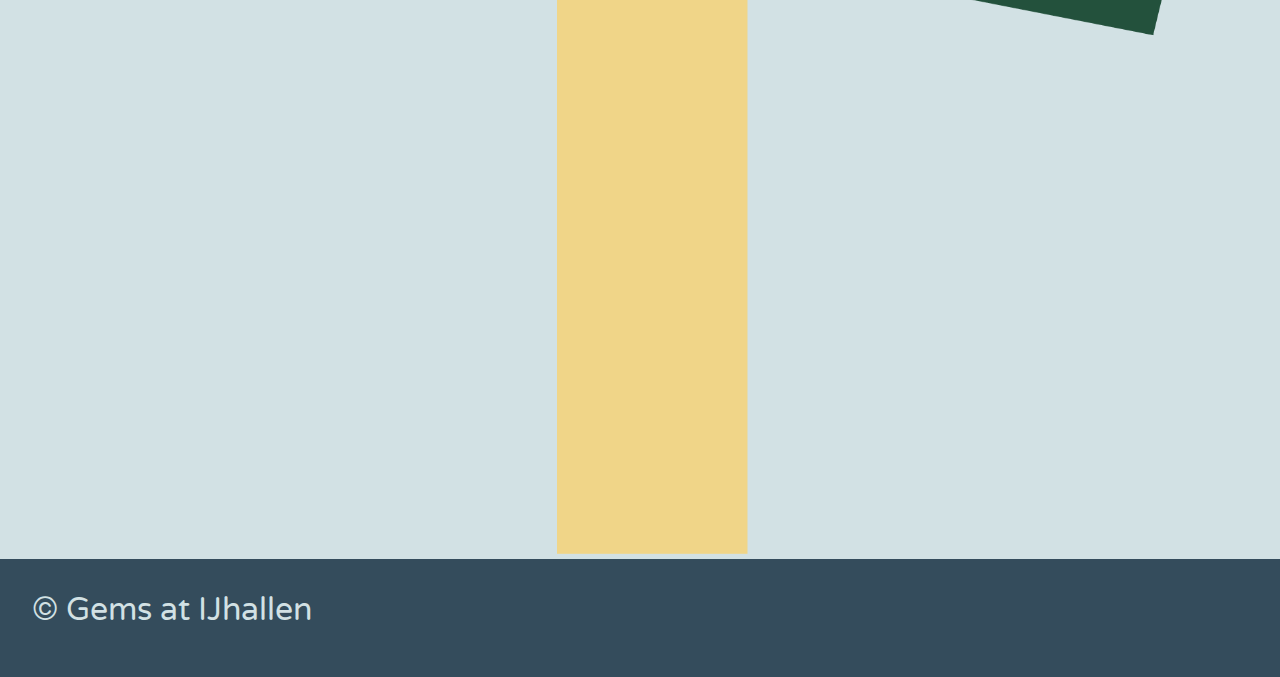
<file: project_ind1_sharena_her/duurzaam.html>
<!DOCTYPE html>
<html lang="nl">
<head>
    <meta charset="UTF-8">
    <link rel="stylesheet" href="styles/stylesheet.css">
    <link rel="preconnect" href="https://fonts.googleapis.com">
    <link rel="preconnect" href="https://fonts.gstatic.com" crossorigin>
    <link href="https://fonts.googleapis.com/css2?family=Varela+Round&display=swap" rel="stylesheet">
    <link rel="preconnect" href="https://fonts.googleapis.com">
    <link rel="preconnect" href="https://fonts.gstatic.com" crossorigin>
    <link href="https://fonts.googleapis.com/css2?family=DynaPuff:wght@400..700&family=Source+Sans+3:ital,wght@0,200..900;1,200..900&display=swap" rel="stylesheet">
    <title>Gems at IJhallen - Duurzaamheid</title>
</head>

<body>
    <header>
        <nav>
            <img src="img/IJgemslogo.png" alt="logo">
            <a href="/project_ind1_sharena_her/index.html"><img src="img/home.png" alt="home" class="home"></a>
        </nav>
    </header>
    <main>
        <section>
        <h2>Duurzaamheid</h2>
        <p>
            De IJhallen draagt sterk bij aan duurzaamheid. Door tweedehands kleding en spullen te verkopen, verlengen
            ze de levensduur van producten en verminderen ze afval en de impact van fast fashion. Fast fashion heeft een grote 
            negatieve impact op het milieu. De kleding op de markt is vaak van betere kwaliteit om langer mee te gaan, wat leidt 
            tot minder consumptie van nieuw geproduceerde kleding.
        </p>
        <img src="img/recycle.png" alt="recycle" class="img">
        </section>

        <section>
        <h2>Mijn vondsten</h2>
        <p>
            Veel verkopers bij IJhallen richten zich op het upcyclen van kleding en andere materialen. Dit betekent 
            dat ze gebruikte items een creatieve update geven of hergebruiken voor iets nieuws. Zo heb ik zelf dit 
            coole jasje gevonden. De mouwen zijn eraf gehaald door de verkoopster, en op de rugkant heeft ze een met 
            de hand geschilderde illustratie gemaakt. Een mooi voorbeeld van upcycling en een uniek exemplaar dus!
        </p>
        <img src="img/jasje.png" alt="jasje" class="img">
        
        <p>
            Ook vond ik deze warme muts, perfect voor de winter. Door deze tweedehands te kopen, heb ik de muts een 
            nieuw leven gegeven en vermijd ik onnodige verspilling. Het was een kleine, duurzame keuze die bijdraagt 
            aan het verminderen van afval. En alle beetjes helpen!
        </p>

        <img src="img/muts.png" alt="muts" class="img">
        </section>

        <div class="container">
            <img src="img/wegwijsbord.png" alt="wegwijsbord" class="img">
            <a href="wattedoen.html" class="button wat-te-doen"></a>
            <a href="duurzaam.html" class="button duurzaamheid"></a>
            <a href="datalocatie.html" class="button data-locatie"></a>
        </div>
    </main>
    <footer>
        <p>© Gems at IJhallen</p>
    </footer> 
</body>
</html>
</file>
<file: styles/stylesheet.css>
*, :after, :before {
    font-family: "Varela Round", serif;
    font-weight: 500;
    font-style: normal;
    box-sizing: inherit;
    margin: 0;
}

:root {
	--achtergrond: rgb(210 225 228);
	--red: rgb(170 68 94);
	--darkblue: rgb(52 76 92);
	--musterd: rgb(182 160 76);
}

.logo {
    float: left;
    width: 30%;
    margin-left: 4em;
}

.foto {
    display: flex;
    justify-content: center;
    width: 100%;
}

.img { 
    width: 100%;
    display: flex;
    justify-content: center;
    align-items: center;
}

.home {
    float: right;
}

section img {
    float: left;
    width: 40%;
    display: flex;
    justify-content: center;
    align-items: center;
}

main section:nth-last-of-type(odd) img{
    float: right;
}

body {
    background: var(--achtergrond);
}


/* header */
header {
	padding: 1em 2em;
	border-bottom: 8px solid var(--musterd);
	position: sticky;
    background:var(--darkblue);
	top:0; 
	z-index: 3;
}

header nav{
	display:flex;
	justify-content: space-between;
}

header nav img {
	width: 15%;
}

/* tekstvlakken */
main section {
	border-radius: 7em;
	overflow: hidden;
	margin: 4em;
    border-radius: 4em;
    padding: 1.5em 1.5em 2.5em;
}
main section {
    color: var(--achtergrond);
}

main section:nth-of-type(even) {
	background-color: var(--musterd);
}

main section:nth-of-type(even) h2 {
    color: var(--darkblue)
}
  
main section:nth-of-type(odd) {
	background-color: var(--darkblue);
}

main section:nth-of-type(odd) h2 {
    color: var(--musterd)
}

main section:first-of-type {
	background-color: var(--red);
}

main section:first-of-type h2 {
    color: var(--musterd)
}    


/* buttons */
main section a{
	display: flex;
	justify-content: center;
    text-align: center;
	text-decoration: none;
	font-size: 3em;
	padding: 1em;
	border-radius: 2em;
    margin-bottom: 1em;
    margin-top: 3.9em;
    color: var(--achtergrond);
}  

main section:nth-of-type(even) a{
	background-color: var(--darkblue);
}

main section:nth-of-type(odd) a{
	background-color: var(--musterd);
}

main section p{
	font-size: 2em;
    margin-left: 2em;
    margin-right: 2em;
    margin-bottom: 1em;
}

/* Voor het onderstaande gedeelte heb ik chatgpt 
geraadpleegd, ik heb het niet letterlijk overgenomen 
maar gevraagd naar manieren om een onzichtbare button
te plaatsen */

.container {
    position: relative;
    display: inline-block;
}

.button {
    position: absolute;
    background-color: transparent;
    border: none;
    cursor: pointer;
}

.wat-te-doen {
    top: 40%; 
    left: 10%; 
    width: 40%; 
    height: 15%; 
}

.duurzaamheid {
    top: 27%; 
    right: 5%; 
    width: 40%; 
    height: 15%; 
}

.data-locatie {
    top: 55%; 
    right: 5%; 
    width: 40%; 
    height: 15%; 
}

/* tot hier */


h1 {
    font-family: "DynaPuff", system-ui;
    color: var(--darkblue);
    display: flex;
    font-size: 7em;
    margin-top: .4em;
    margin-bottom: 1em;
}   

h2 {
    font-family: "DynaPuff", system-ui;
    display: flex;
    justify-content: center;
    font-size: 4em;
    padding-top: 1%;
    margin: 5%;
    font-weight: bolder;
}

h3 {
    font-family: "DynaPuff", system-ui;
    color: var(--darkblue);
    display: grid;
    justify-content: center;
    text-align: center;
    font-size: 3em;
    margin: 2.5em;
} 

main p {
    display: flex;
    justify-content: center;
    font-size: 2em;
}

footer {
	background-color: var(--darkblue);
	padding-bottom: 1em;
}

footer p {
    color: var(--achtergrond);
    font-size: 2em;
    padding: 1em;
}
</file>
<file: project_ind1_sharena_her/styles/stylesheet.css>
*, :after, :before {
    font-family: "Varela Round", serif;
    font-weight: 500;
    font-style: normal;
    box-sizing: inherit;
    margin: 0;
}

:root {
	--achtergrond: rgb(210 225 228);
	--red: rgb(170 68 94);
	--darkblue: rgb(52 76 92);
	--musterd: rgb(182 160 76);
}

.logo {
    float: left;
    width: 30%;
    margin-left: 4em;
}

.foto {
    display: flex;
    justify-content: center;
    width: 100%;
}

.img { 
    width: 100%;
    display: flex;
    justify-content: center;
    align-items: center;
}

.home {
    float: right;
}

section img {
    float: left;
    width: 40%;
    display: flex;
    justify-content: center;
    align-items: center;
}

main section:nth-last-of-type(odd) img{
    float: right;
}

body {
    background: var(--achtergrond);
}


/* header */
header {
	padding: 1em 2em;
	border-bottom: 8px solid var(--musterd);
	position: sticky;
    background:var(--darkblue);
	top:0; 
	z-index: 3;
}

header nav{
	display:flex;
	justify-content: space-between;
}

header nav img {
	width: 15%;
}

/* tekstvlakken */
main section {
	border-radius: 7em;
	overflow: hidden;
	margin: 4em;
    border-radius: 4em;
    padding: 1.5em 1.5em 2.5em;
}
main section {
    color: var(--achtergrond);
}

main section:nth-of-type(even) {
	background-color: var(--musterd);
}

main section:nth-of-type(even) h2 {
    color: var(--darkblue)
}
  
main section:nth-of-type(odd) {
	background-color: var(--darkblue);
}

main section:nth-of-type(odd) h2 {
    color: var(--musterd)
}

main section:first-of-type {
	background-color: var(--red);
}

main section:first-of-type h2 {
    color: var(--musterd)
}    


/* buttons */
main section a{
	display: flex;
	justify-content: center;
    text-align: center;
	text-decoration: none;
	font-size: 3em;
	padding: 1em;
	border-radius: 2em;
    margin-bottom: 1em;
    margin-top: 3.9em;
    color: var(--achtergrond);
}  

main section:nth-of-type(even) a{
	background-color: var(--darkblue);
}

main section:nth-of-type(odd) a{
	background-color: var(--musterd);
}

main section p{
	font-size: 2em;
    margin-left: 2em;
    margin-right: 2em;
    margin-bottom: 1em;
}

/* Voor het onderstaande gedeelte heb ik chatgpt 
geraadpleegd, ik heb het niet letterlijk overgenomen 
maar gevraagd naar manieren om een onzichtbare button
te plaatsen */

.container {
    position: relative;
    display: inline-block;
}

.button {
    position: absolute;
    background-color: transparent;
    border: none;
    cursor: pointer;
}

.wat-te-doen {
    top: 40%; 
    left: 10%; 
    width: 40%; 
    height: 15%; 
}

.duurzaamheid {
    top: 27%; 
    right: 5%; 
    width: 40%; 
    height: 15%; 
}

.data-locatie {
    top: 55%; 
    right: 5%; 
    width: 40%; 
    height: 15%; 
}

/* tot hier */


h1 {
    font-family: "DynaPuff", system-ui;
    color: var(--darkblue);
    display: flex;
    font-size: 7em;
    margin-top: .4em;
    margin-bottom: 1em;
}   

h2 {
    font-family: "DynaPuff", system-ui;
    display: flex;
    justify-content: center;
    font-size: 4em;
    padding-top: 1%;
    margin: 5%;
    font-weight: bolder;
}

h3 {
    font-family: "DynaPuff", system-ui;
    color: var(--darkblue);
    display: grid;
    justify-content: center;
    text-align: center;
    font-size: 3em;
    margin: 2.5em;
} 

main p {
    display: flex;
    justify-content: center;
    font-size: 2em;
}

footer {
	background-color: var(--darkblue);
	padding-bottom: 1em;
}

footer p {
    color: var(--achtergrond);
    font-size: 2em;
    padding: 1em;
}
</file>
